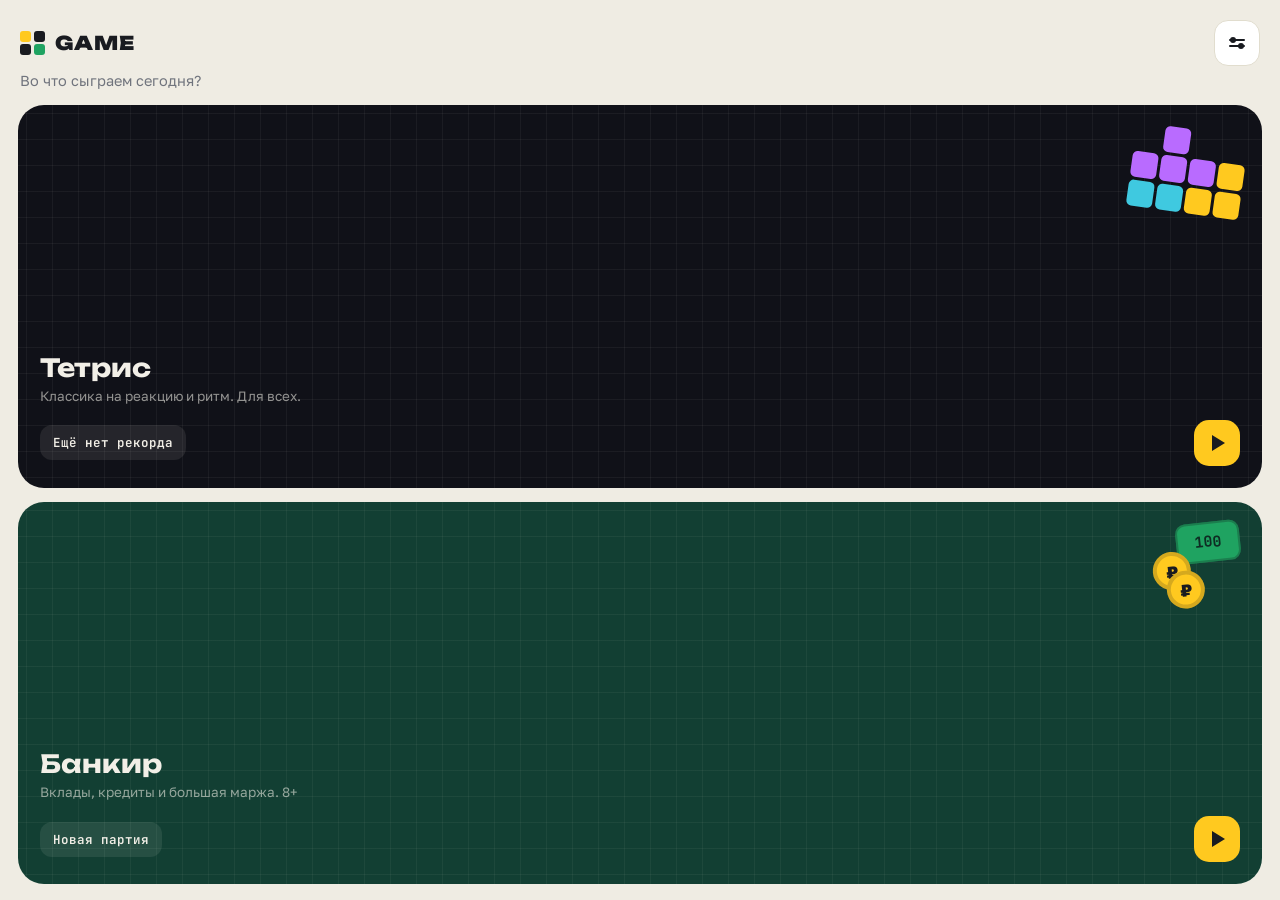
<file: index.html>
<!DOCTYPE html>
<html lang="ru">
<head>
<meta charset="utf-8">
<meta name="viewport" content="width=device-width,initial-scale=1,viewport-fit=cover,user-scalable=no">
<meta name="apple-mobile-web-app-capable" content="yes">
<meta name="apple-mobile-web-app-status-bar-style" content="black-translucent">
<meta name="theme-color" content="#EFECE3" media="(prefers-color-scheme: light)">
<meta name="theme-color" content="#0F1014" media="(prefers-color-scheme: dark)">
<title>Game — Тетрис + Банкир</title>
<link rel="preconnect" href="https://fonts.googleapis.com">
<link rel="preconnect" href="https://fonts.gstatic.com" crossorigin>
<link href="https://fonts.googleapis.com/css2?family=Unbounded:wght@500;700;900&family=Golos+Text:wght@400;500;600;700;800&family=JetBrains+Mono:wght@500;600;700;800&display=swap" rel="stylesheet">
<link rel="stylesheet" href="css/app.css?v=2">
<link rel="stylesheet" href="css/tetris.css?v=2">
<link rel="stylesheet" href="css/banker.css?v=2">
</head>
<body>
<div id="app"></div>
<div id="sheet-ovl" class="sheet-ovl"></div>
<script>
/* Старая версия game.eg.je была PWA — снимаем её service worker, чтобы не отдавал кэш. */
if ('serviceWorker' in navigator) navigator.serviceWorker.getRegistrations().then(function(rs){ rs.forEach(function(r){ r.unregister(); }); });
</script>
<script src="js/app.js?v=2"></script>
<script src="js/tetris.js?v=3"></script>
<script src="js/banker.js?v=3"></script>
<script>App.boot();</script>
</body>
</html>
</file>
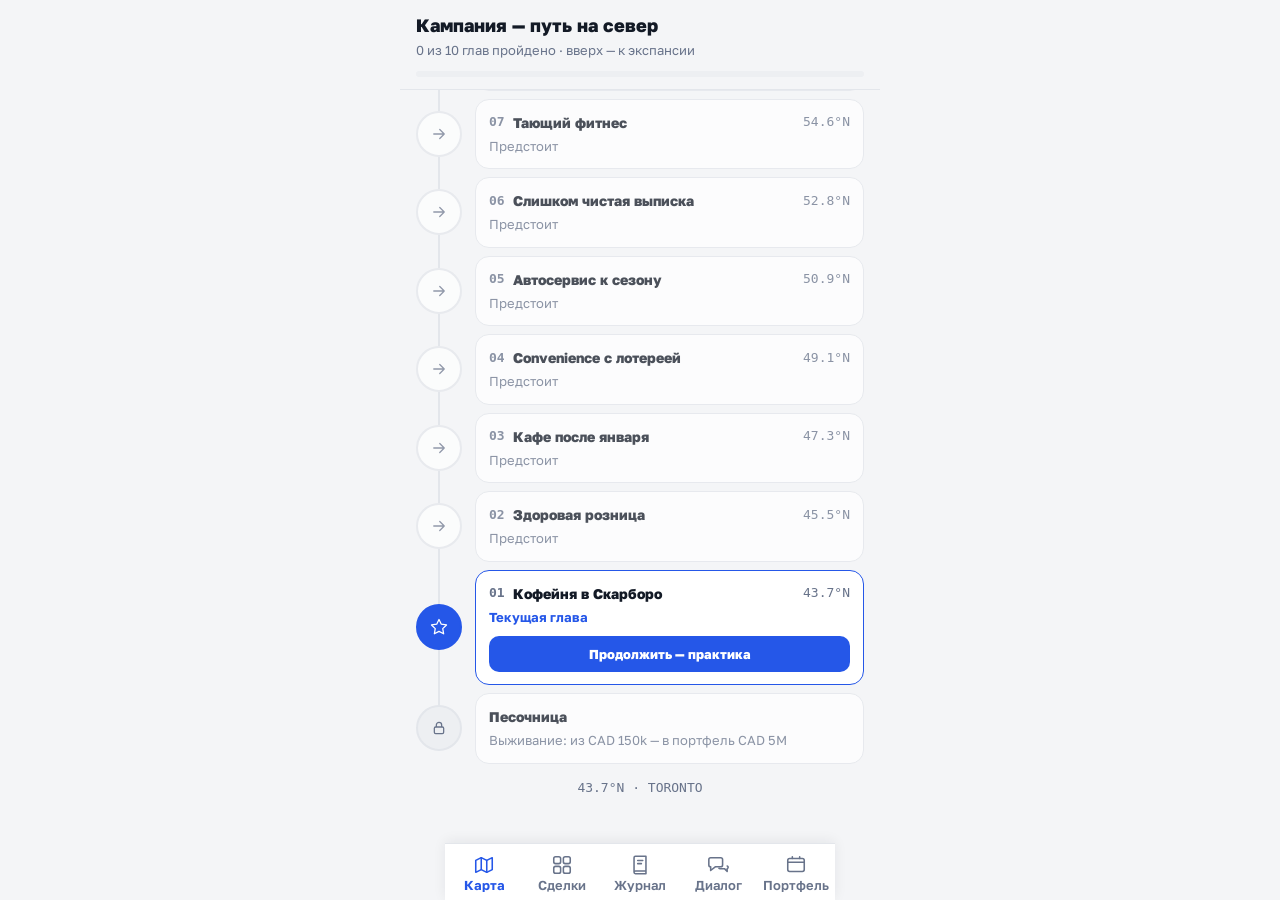
<file: funder/index.html>
<!DOCTYPE html>
<html lang="ru">
  <head>
    <meta charset="UTF-8" />
    <meta name="viewport" content="width=device-width, initial-scale=1, maximum-scale=1, user-scalable=no, viewport-fit=cover" />
    <meta name="theme-color" content="#0C1017" />
    <link rel="icon" type="image/svg+xml" href="/funder/icon.svg" />
    <link rel="manifest" href="/funder/manifest.webmanifest" />
    <title>FUNDER NORTH</title>
    <script type="module" crossorigin src="/funder/assets/index-zdiSLnTX.js"></script>
    <link rel="stylesheet" crossorigin href="/funder/assets/index-DMKxXK8j.css">
  </head>
  <body>
    <div id="app"></div>
  </body>
</html>
</file>
<file: css/app.css>
/* Game — дизайн-система «Плитка». Токены из мокапов Claude Design. */
:root{
  --bg:#EFECE3; --card:#FFFFFF; --card2:#F7F4EA; --bd:#E1DDCE; --bd2:#E7E3D6; --line:#F1EDE0;
  --ink:#191B20; --sec:#70747D; --faint:#9A9D93; --ghost:#B4B0A1;
  --seg:#E3DFD0; --segon:#FFFFFF; --chip:#F4F1E8; --btn2:#F1EEE4;
  --ac:#FFC91F; --acink:#8A6D00; --acbg:#FFF6D2;
  --ok:#1FA361; --oktx:#157A4B; --okbg:#DFF3E7;
  --er:#E5484D; --ertx:#C93A3F; --erbg:#FBEDEA; --erbd:#F2D2CD;
  --wa:#F08C00; --watx:#B05E1E;
  --track:#E9E5D8;
  --emerald:#123F33;
  --cartridge:#101118;
}
body.dark{
  --bg:#0F1014; --card:#17181D; --card2:#15161B; --bd:rgba(242,239,231,.08); --bd2:rgba(242,239,231,.07); --line:#22242B;
  --ink:#F2EFE7; --sec:#9CA0A9; --faint:#63666E; --ghost:#4A4D55;
  --seg:#1A1C22; --segon:#2A2D35; --chip:#1E2026; --btn2:#232630;
  --ac:#FFC91F; --acink:#FFC91F; --acbg:rgba(255,201,31,.14);
  --ok:#34C783; --oktx:#5BDCA0; --okbg:rgba(52,199,131,.14);
  --er:#E5484D; --ertx:#FF6369; --erbg:#2A1518; --erbd:rgba(255,99,105,.22);
  --wa:#FFA02E; --watx:#FFC98A;
  --track:#262932;
  --cartridge:#15161D;
}
*{-webkit-tap-highlight-color:transparent}
html{scrollbar-width:none}
::-webkit-scrollbar{width:0;height:0;display:none}
html,body{margin:0;padding:0;height:100%}
body{
  background:var(--bg); color:var(--ink);
  font-family:'Golos Text',system-ui,sans-serif;
  -webkit-font-smoothing:antialiased;
  overscroll-behavior:none;
  -webkit-user-select:none; user-select:none;
  touch-action:manipulation;
}
#app{min-height:100%;display:flex;flex-direction:column}
.scr{flex:1;display:flex;flex-direction:column;box-sizing:border-box;min-height:100vh;min-height:100dvh;
  padding:calc(env(safe-area-inset-top,0px) + 14px) 18px calc(env(safe-area-inset-bottom,0px) + 16px)}
.mono{font-family:'JetBrains Mono',monospace}
.unb{font-family:'Unbounded'}

/* --- иконка-кнопка 44px --- */
.ib{width:44px;height:44px;border-radius:14px;background:var(--card);border:1px solid var(--bd);
  display:flex;align-items:center;justify-content:center;flex:none;cursor:pointer}
.ib:active{transform:scale(.96)}
.back-ch{width:9px;height:9px;border-left:2.5px solid var(--ink);border-bottom:2.5px solid var(--ink);transform:rotate(45deg);margin-left:3px}

/* --- главный экран --- */
.home-top{display:flex;align-items:center;justify-content:space-between;padding:6px 2px 4px}
.logo{display:flex;align-items:center;gap:10px}
.logo-grid{display:grid;grid-template-columns:11px 11px;grid-template-rows:11px 11px;gap:2.5px}
.logo-grid i{border-radius:3px}
.logo-grid i:nth-child(1){background:var(--ac)}
.logo-grid i:nth-child(2),.logo-grid i:nth-child(3){background:var(--ink)}
.logo-grid i:nth-child(4){background:#1FA361}
.logo-name{font-family:'Unbounded';font-weight:900;font-size:19px;letter-spacing:.05em;color:var(--ink)}
.gear-l{width:16px;height:2px;background:var(--ink);border-radius:2px;position:relative}
.gear-l i{position:absolute;top:-2px;width:6px;height:6px;border-radius:50%;background:var(--ink)}
.home-sub{font-size:14.5px;color:var(--sec);padding:2px 2px 16px}
.carts{flex:1;display:flex;flex-direction:column;gap:14px}
.cart{flex:1;border-radius:26px;position:relative;overflow:hidden;padding:22px;display:flex;flex-direction:column;justify-content:flex-end;cursor:pointer;min-height:230px}
.cart:active{transform:scale(.985)}
.cart.tet{background:var(--cartridge)}
body.dark .cart.tet{border:1px solid rgba(242,239,231,.07)}
.cart.bank{background:var(--emerald)}
.cart .grid-bg{position:absolute;inset:0;
  background-image:linear-gradient(rgba(242,239,231,.05) 1px,transparent 1px),linear-gradient(90deg,rgba(242,239,231,.05) 1px,transparent 1px);
  background-size:26px 26px;background-position:8px 8px}
.cart .nm{position:relative;font-family:'Unbounded';font-weight:700;font-size:25px;color:#F2EFE7}
.cart .ds{position:relative;font-size:13.5px;color:rgba(242,239,231,.58);margin:5px 0 16px}
.cart .foot{position:relative;display:flex;align-items:center;justify-content:space-between;gap:10px}
.cart .prog{display:flex;align-items:center;gap:8px;padding:9px 13px;border-radius:12px;background:rgba(242,239,231,.09);
  font:600 12.5px 'JetBrains Mono',monospace;color:#F2EFE7}
.cart .play{width:46px;height:46px;border-radius:15px;background:#FFC91F;display:flex;align-items:center;justify-content:center;flex:none}
.tri-r{width:0;height:0;border-left:13px solid #191B20;border-top:8px solid transparent;border-bottom:8px solid transparent;margin-left:3px}
.star{width:14px;height:10px;clip-path:polygon(50% 0,63% 38%,100% 38%,70% 60%,82% 100%,50% 76%,18% 100%,30% 60%,0 38%,37% 38%);background:#FFC91F;flex:none}
/* декор картриджей */
.deco-tet{position:absolute;top:24px;right:18px;transform:rotate(8deg);display:grid;grid-template-columns:repeat(4,26px);grid-template-rows:repeat(3,26px);gap:3px}
.deco-tet i{border-radius:5px}
.deco-bank{position:absolute;top:20px;right:22px;transform:rotate(-6deg)}
.deco-bill{width:64px;height:40px;border-radius:10px;background:#1FA361;box-shadow:inset 0 0 0 2px rgba(16,17,20,.25);display:flex;align-items:center;justify-content:center;font:700 15px 'JetBrains Mono',monospace;color:#0E2C23}
.deco-coin{position:absolute;width:38px;height:38px;border-radius:50%;background:#FFC91F;box-shadow:inset 0 0 0 4px rgba(25,27,32,.18);display:flex;align-items:center;justify-content:center;font:800 17px 'Golos Text';color:#191B20}

/* --- заголовок внутренних экранов --- */
.dethead{display:flex;align-items:center;gap:12px;padding-top:6px;margin-bottom:20px}
.dethead .ttl{font:800 21px 'Golos Text';color:var(--ink);flex:1}

/* --- настройки --- */
.seclab{font:600 10.5px 'JetBrains Mono',monospace;letter-spacing:.14em;color:var(--faint);padding:0 4px;margin-bottom:10px}
.set-block{margin-bottom:20px}
.seg3{display:flex;background:var(--seg);border-radius:16px;padding:4px;gap:4px}
.seg3>div{flex:1;height:44px;border-radius:12px;display:flex;align-items:center;justify-content:center;font:500 13.5px 'Golos Text';color:var(--sec);cursor:pointer}
.seg3>div.on{background:var(--segon);font-weight:700;color:var(--ink);box-shadow:0 1px 3px rgba(25,27,32,.1)}
body.dark .seg3>div.on{box-shadow:none}
.set-note{font:400 11.5px 'Golos Text';color:var(--faint);padding:4px 4px 0}
.set-card{background:var(--card);border:1px solid var(--bd2);border-radius:18px;padding:16px;display:flex;align-items:center;gap:12px;cursor:pointer}
.set-card .t{font:600 15px 'Golos Text';color:var(--ink)}
.set-card .t.danger{color:var(--ertx)}
.set-card .s{font:400 12.5px 'Golos Text';color:var(--faint);margin-top:2px}
.toggle{width:52px;height:32px;border-radius:99px;background:var(--track);position:relative;flex:none;transition:background .15s}
.toggle.on{background:var(--ac)}
.toggle i{position:absolute;top:3px;left:3px;width:26px;height:26px;border-radius:50%;background:var(--card);transition:left .15s}
.toggle.on i{left:23px;background:#191B20}
.chev-r{width:8px;height:8px;border-top:2.5px solid var(--ghost);border-right:2.5px solid var(--ghost);transform:rotate(45deg);flex:none}
.ver{margin-top:auto;text-align:center;font:500 11px 'JetBrains Mono',monospace;color:var(--ghost);padding-top:20px}

/* --- шторка (bottom sheet) --- */
.sheet-ovl{position:fixed;inset:0;background:rgba(5,6,8,.55);z-index:50;display:none;align-items:flex-end}
.sheet-ovl.on{display:flex}
.sheet{width:100%;box-sizing:border-box;background:var(--bg);border-radius:28px 28px 0 0;
  padding:14px 20px calc(env(safe-area-inset-bottom,0px) + 24px);display:flex;flex-direction:column;gap:14px;
  max-height:86vh;overflow-y:auto;-webkit-overflow-scrolling:touch}
body.dark .sheet{background:#1B1D24}
.sheet .handle{width:40px;height:4px;border-radius:99px;background:var(--track);margin:0 auto 4px;flex:none}
.sheet .icn{width:52px;height:52px;border-radius:16px;display:flex;align-items:center;justify-content:center;font:800 22px 'Golos Text'}
.sheet .h{font:800 19px 'Golos Text';color:var(--ink)}
.sheet .p{font:400 13.5px/1.55 'Golos Text';color:var(--sec);margin-top:-6px}
.btn{height:54px;border-radius:16px;display:flex;align-items:center;justify-content:center;font:700 15px 'Golos Text';cursor:pointer;flex:none}
.btn:active{transform:scale(.98)}
.btn.ac{background:var(--ac);color:#191B20}
.btn.dim{background:var(--btn2);color:var(--ink);font-weight:600}
.btn.danger{background:var(--er);color:#FFF4F0}
.btn.ghost{background:none;color:var(--ertx);height:44px;font:600 14px 'Golos Text'}
.btn.disabled{opacity:.5;pointer-events:none}

/* модалка по центру (пауза и т.п.) */
.cmod-ovl{position:fixed;inset:0;background:rgba(25,27,32,.35);z-index:60;display:flex;align-items:center;justify-content:center;padding:24px}
body.dark .cmod-ovl{background:rgba(5,6,8,.6)}
.cmod{width:306px;background:var(--card);border-radius:26px;padding:24px 22px 22px;box-shadow:0 30px 60px rgba(25,27,32,.3);display:flex;flex-direction:column;gap:14px}
body.dark .cmod{background:#1B1D24}
</file>
<file: css/tetris.css>
/* Тетрис */
.t-scr{padding-bottom:calc(env(safe-area-inset-bottom,0px) + 10px)}
.t-head{display:flex;align-items:center;gap:12px;padding:4px 0 6px}
.t-score-wrap{flex:1;display:flex;flex-direction:column;align-items:center}
.t-score-cap{font:600 9.5px 'JetBrains Mono',monospace;letter-spacing:.2em;color:var(--faint)}
.t-score{font:800 27px 'JetBrains Mono',monospace;color:var(--ink);line-height:1.1}
.t-side{display:flex;flex-direction:column;align-items:flex-end;gap:3px;width:44px}
.t-side div{font:600 11px 'JetBrains Mono',monospace;color:var(--sec)}
.t-side b{color:var(--ink);font-weight:800}
.t-side b.lv{color:var(--acink)}
body.dark .t-side b.lv{color:#FFC91F}
.pause-bars{display:flex;gap:3.5px}
.pause-bars i{width:4px;height:14px;border-radius:2px;background:var(--ink)}

.t-mini-row{display:flex;align-items:flex-end;justify-content:space-between;padding:2px 2px 8px}
.t-mini-col{display:flex;flex-direction:column;gap:5px}
.t-mini-col.r{align-items:flex-end}
.t-mini-cap{font:600 9.5px 'JetBrains Mono',monospace;letter-spacing:.18em;color:var(--faint)}
.t-mini{width:48px;height:48px;border-radius:13px;background:var(--card);border:1px solid var(--bd);display:flex;align-items:center;justify-content:center}
.t-mini.sm{width:40px;height:40px;border-radius:11px;background:var(--card2);border:1px solid var(--bd2)}
.t-next-row{display:flex;gap:6px;align-items:flex-end}

.t-field-wrap{flex:1;display:flex;align-items:center;justify-content:center;min-height:0}
.t-field{position:relative;border-radius:16px;background:#0A0B0F;border:1px solid rgba(242,239,231,.09);overflow:hidden;touch-action:none}
body:not(.dark) .t-field{background:#101116;border:none;box-shadow:0 10px 26px rgba(25,27,32,.16)}
.t-field canvas{display:block}

.t-caption{text-align:center;font:500 11px 'Golos Text';color:var(--faint);padding:10px 0 2px}

.t-btns{display:flex;gap:10px;padding:12px 2px 2px}
.t-btn{flex:1;height:64px;border-radius:18px;background:var(--card);border:1px solid var(--bd);display:flex;align-items:center;justify-content:center;cursor:pointer}
body.dark .t-btn{background:#17181D;border:1px solid rgba(242,239,231,.09)}
.t-btn:active{transform:scale(.95)}
.t-btn.ac{background:var(--ac);border:none}
.t-tri-l{width:0;height:0;border-right:14px solid var(--ink);border-top:9px solid transparent;border-bottom:9px solid transparent}
.t-tri-r{width:0;height:0;border-left:14px solid var(--ink);border-top:9px solid transparent;border-bottom:9px solid transparent}
.t-tri-d{width:0;height:0;border-top:14px solid #191B20;border-left:9px solid transparent;border-right:9px solid transparent}
.t-rot{width:20px;height:20px;border:3.5px solid var(--ink);border-top-color:transparent;border-radius:50%;position:relative}
.t-rot i{position:absolute;top:-8px;right:-3px;width:0;height:0;border-left:6px solid transparent;border-right:6px solid transparent;border-bottom:9px solid var(--ink);transform:rotate(40deg)}

/* пауза: строка статов */
.t-stats{display:flex;gap:14px;font:600 12.5px 'JetBrains Mono',monospace;color:var(--sec);margin-top:-6px;flex-wrap:wrap}
.t-stats b{color:var(--ink);font-weight:700}
.t-ctl-seg{display:flex;background:var(--seg);border-radius:13px;padding:3px;gap:3px;margin-top:2px}
.t-ctl-seg div{flex:1;height:38px;border-radius:10px;display:flex;align-items:center;justify-content:center;font:500 13px 'Golos Text';color:var(--sec);cursor:pointer}
.t-ctl-seg div.on{background:var(--segon);font-weight:700;color:var(--ink)}

/* конец игры */
.t-over{flex:1;display:flex;flex-direction:column;align-items:center;justify-content:center;position:relative;overflow:hidden;padding:0 8px}
.t-conf{position:absolute;border-radius:4px}
.t-cup{width:88px;height:88px;border-radius:26px;background:var(--ac);display:flex;align-items:center;justify-content:center}
.t-cup.glow{box-shadow:0 0 0 10px rgba(255,201,31,.14),0 0 0 22px rgba(255,201,31,.05)}
.t-cup i{width:44px;height:32px;clip-path:polygon(0 0,22% 42%,50% 0,78% 42%,100% 0,88% 78%,12% 78%,0 0);background:#191B20;margin-top:-4px}
.t-over-cap{font:900 23px 'Unbounded';letter-spacing:.06em;margin-top:30px;text-align:center}
.t-over-cap.rec{color:#FFC91F}
.t-over-cap.plain{color:var(--ink)}
.t-over-score{font:800 56px 'JetBrains Mono',monospace;color:var(--ink);line-height:1.15;margin-top:10px}
.t-over-sub{font:600 13px 'JetBrains Mono',monospace;color:var(--sec);margin-top:8px}
.t-over-sub b{color:var(--ok);font-weight:600}
.t-chips{display:flex;gap:8px;margin-top:18px}
.t-chip{padding:8px 14px;border-radius:11px;background:var(--card);border:1px solid var(--bd);font:600 12px 'JetBrains Mono',monospace;color:var(--sec)}
body.dark .t-chip{background:#17181D}
.t-over-btns{display:flex;flex-direction:column;gap:12px;width:100%;margin-top:40px}
.t-over-btns .btn{height:58px;border-radius:18px}
.t-over-btns .btn.card{background:var(--card);border:1px solid var(--bd);color:var(--ink);font-weight:600}
body.dark .t-over-btns .btn.card{background:#1B1D24}

/* рекорды */
.rec-badge{padding:8px 13px;border-radius:11px;background:#101118;font:700 12px 'Unbounded';color:#F2EFE7}
.rec-card{background:var(--card);border:1px solid var(--bd2);border-radius:22px;overflow:hidden}
.rec-row{display:flex;align-items:center;gap:12px;padding:12px 16px;border-top:1px solid var(--line)}
.rec-row:first-child{border-top:none}
.rec-row.top{padding:13px 16px}
.rec-row.gold{background:var(--acbg)}
.rec-pos{width:36px;height:36px;border-radius:11px;display:flex;align-items:center;justify-content:center;font:700 14px 'JetBrains Mono',monospace;color:var(--faint);flex:none}
.rec-pos.p1{background:var(--ac);color:#191B20;font-weight:800}
.rec-pos.p23{background:var(--track);color:var(--ink);font-weight:800}
.rec-score{flex:1;font:600 15px 'JetBrains Mono',monospace;color:var(--sec);display:flex;align-items:baseline;gap:8px}
.rec-score.top3{font-weight:700;font-size:16px;color:var(--ink)}
.rec-new{padding:2.5px 7px;border-radius:6px;background:#191B20;font:700 9.5px 'Golos Text';color:#FFC91F}
.rec-date{font:500 12px 'JetBrains Mono',monospace;color:var(--faint)}
.rec-empty{padding:30px 16px;text-align:center;font:400 13px 'Golos Text';color:var(--faint)}
</file>
<file: css/banker.css>
/* Банкир */
.b-scr{padding:0 !important;display:block}
.b-inner{padding:14px 16px calc(env(safe-area-inset-bottom,0px) + 18px);display:flex;flex-direction:column;gap:12px}

/* старт */
.bs-scr{display:flex;flex-direction:column}
.bs-top{display:flex;align-items:center;justify-content:space-between;padding-top:4px}
.bs-how{padding:10px 14px;border-radius:12px;background:var(--card);border:1px solid var(--bd);font:600 12.5px 'Golos Text';color:var(--ink);cursor:pointer}
.bs-logo{width:64px;height:64px;border-radius:19px;background:var(--emerald);display:flex;align-items:center;justify-content:center;font:900 30px 'Golos Text';color:#FFC91F}
.bs-name{font:900 36px 'Unbounded';color:var(--ink);margin-top:16px}
.bs-slogan{font:400 14.5px/1.5 'Golos Text';color:var(--sec);margin-top:8px;max-width:300px}
.bs-cont{margin-top:24px;border-radius:22px;background:var(--emerald);padding:18px;display:flex;align-items:center;gap:12px;cursor:pointer}
.bs-cont:active{transform:scale(.985)}
.bs-cont .t{font:800 17px 'Golos Text';color:#F2EFE7}
.bs-cont .s{font:600 12.5px 'JetBrains Mono',monospace;color:rgba(242,239,231,.65);margin-top:5px}
.bs-cont .s b{color:#5BDCA0;font-weight:600}
.bs-div{display:flex;align-items:center;gap:12px;margin:20px 0 12px}
.bs-div i{flex:1;height:1px;background:var(--bd)}
.bs-div span{font:600 11.5px 'Golos Text';color:var(--faint)}
.bs-strat{background:var(--card);border:1px solid var(--bd2);border-radius:20px;padding:15px 16px;display:flex;align-items:center;gap:12px;cursor:pointer;margin-bottom:10px}
.bs-strat:active{transform:scale(.985)}
.bs-strat .nm{font:700 15.5px 'Golos Text';color:var(--ink)}
.bs-strat .ds{font:400 12px 'Golos Text';color:var(--faint);margin-top:3px}
.bs-strat .cap{font:700 14.5px 'JetBrains Mono',monospace;color:var(--ink)}
.bs-strat .rk{font:500 10.5px 'Golos Text';margin-top:2px}
.risk-dots{display:inline-flex;gap:3px;margin-left:8px;vertical-align:1px}
.risk-dots i{width:8px;height:8px;border-radius:2.5px;background:var(--track)}
.bs-foot{margin-top:auto;text-align:center;font:400 11.5px 'Golos Text';color:var(--faint);padding-top:14px}

/* шапка главного экрана */
.bh{position:sticky;top:0;z-index:20;background:var(--bg);border-bottom:1px solid var(--bd);
  padding:calc(env(safe-area-inset-top,0px) + 10px) 16px 6px}
.bh-row{display:flex;align-items:center;gap:10px}
.bh .ib{width:38px;height:38px;border-radius:12px}
.bh-m{flex:1}
.bh-m .t{font:800 15px 'Golos Text';color:var(--ink)}
.bh-m .s{font:500 11px 'Golos Text';color:var(--faint)}
.bh-rate{display:flex;align-items:center;gap:6px;padding:8px 11px;border-radius:11px;background:var(--acbg);cursor:pointer}
.bh-rate .star{width:12px;height:11px;background:var(--acink)}
body.dark .bh-rate .star{background:#FFC91F}
.bh-rate b{font:800 13px 'JetBrains Mono',monospace;color:var(--acink)}
.bh-cash-row{display:flex;align-items:flex-end;justify-content:space-between;margin-top:12px}
.bh-cash-cap{font:600 9.5px 'JetBrains Mono',monospace;letter-spacing:.16em;color:var(--faint)}
.bh-cash{font:800 24px 'JetBrains Mono',monospace;color:var(--ink);line-height:1.2}
.bh-prof{padding:7px 11px;border-radius:10px;font:700 12.5px 'JetBrains Mono',monospace}
.bh-prof.pos{background:var(--okbg);color:var(--oktx)}
.bh-prof.neg{background:var(--erbg);color:var(--ertx)}
.bh-more{text-align:center;padding:8px 0 2px;font:600 11px 'Golos Text';color:var(--faint);cursor:pointer}
.bh-stats{display:grid;grid-template-columns:1fr 1fr;gap:8px;margin-top:12px}
.bh-stat{background:var(--card);border:1px solid var(--bd2);border-radius:14px;padding:10px 12px}
.bh-stat .c{font:600 9px 'JetBrains Mono',monospace;letter-spacing:.12em;color:var(--faint)}
.bh-stat .v{font:700 13.5px 'JetBrains Mono',monospace;color:var(--ink);margin-top:4px}
.bh-stat .v.ok{color:var(--oktx)}
.bh-stat .v.ac{color:var(--acink)}
body.dark .bh-stat .v.ac{color:#FFC91F}
.bh-stat .v.er{color:var(--ertx)}

/* карточка ставок */
.b-card{background:var(--card);border:1px solid var(--bd2);border-radius:22px;padding:16px;display:flex;flex-direction:column;gap:12px}
.b-rate-head{display:flex;align-items:center;gap:8px}
.b-rate-head .nm{font:700 14px 'Golos Text';color:var(--ink)}
.b-tag{padding:3px 7px;border-radius:6px;font:600 10px 'Golos Text'}
.b-tag.exp{background:var(--erbg);color:var(--ertx)}
body.dark .b-tag.exp{background:rgba(229,72,77,.16);color:#FF8A8E}
.b-tag.inc{background:var(--okbg);color:var(--oktx)}
.b-rate-head .val{margin-left:auto;font:800 18px 'JetBrains Mono',monospace;color:var(--ink)}
.b-slider{position:relative;height:28px;display:flex;align-items:center;touch-action:none;cursor:pointer}
.b-slider .tr{width:100%;height:12px;border-radius:99px;background:var(--track);overflow:hidden}
.b-slider .fill{height:100%;border-radius:99px;background:var(--ink)}
.b-slider .knob{position:absolute;top:50%;transform:translate(-50%,-50%);width:26px;height:26px;border-radius:50%;
  background:var(--card);border:3px solid var(--ink);box-sizing:border-box;box-shadow:0 2px 6px rgba(25,27,32,.2);pointer-events:none}
body.dark .b-slider .knob{background:#F2EFE7;border-color:#0F1014}
.b-margin{display:flex;align-items:center;justify-content:center;gap:8px;padding:8px;border-radius:12px;background:var(--chip)}
.b-margin span{font:600 11px 'JetBrains Mono',monospace;color:var(--faint)}
.b-margin b{font:800 16px 'JetBrains Mono',monospace;color:var(--oktx)}
.b-margin b.neg{color:var(--ertx)}

/* следующий месяц */
.b-next-row{display:flex;gap:10px}
.b-next{flex:1;height:58px;border-radius:18px;background:var(--ac);display:flex;align-items:center;justify-content:center;gap:10px;
  box-shadow:0 6px 16px rgba(255,201,31,.35);cursor:pointer;font:800 16px 'Golos Text';color:#191B20}
.b-next:active{transform:scale(.98)}
.b-next i{width:0;height:0;border-left:10px solid #191B20;border-top:7px solid transparent;border-bottom:7px solid transparent}
.b-balance{width:104px;height:58px;border-radius:18px;background:var(--card);border:1px solid var(--bd);
  display:flex;align-items:center;justify-content:center;font:700 14px 'Golos Text';color:var(--ink);cursor:pointer}

/* инструменты */
.b-tools{display:grid;grid-template-columns:repeat(3,1fr);gap:8px}
.b-tool{background:var(--card);border:1px solid var(--bd2);border-radius:16px;padding:12px 8px 10px;
  display:flex;flex-direction:column;align-items:center;gap:7px;cursor:pointer}
.b-tool:active{transform:scale(.95)}
.b-tool span{font:600 11.5px 'Golos Text';color:var(--ink)}
.b-tool .ic{font:800 16px 'Golos Text';color:var(--ink);height:18px;display:flex;align-items:center}
.b-tool .dot{position:absolute}
.b-tool{position:relative}
.b-tool .badge{position:absolute;top:6px;right:8px;min-width:16px;height:16px;border-radius:8px;background:var(--ok);
  font:700 10px 'JetBrains Mono',monospace;color:#fff;display:flex;align-items:center;justify-content:center;padding:0 4px}

/* секции */
.b-sec{display:flex;align-items:baseline;gap:8px;padding:6px 2px 0}
.b-sec .h{font:800 16px 'Golos Text';color:var(--ink)}
.b-sec .r{margin-left:auto;font:600 11.5px 'JetBrains Mono',monospace;color:var(--faint)}
.b-lab{font:600 10px 'JetBrains Mono',monospace;letter-spacing:.14em;color:var(--faint);padding:0 2px}
.b-lab.er{color:var(--ertx)}

/* заявки-карточки */
.b-app{background:var(--card);border:1px solid var(--bd2);border-radius:20px;padding:14px;display:flex;flex-direction:column;gap:11px}
.b-prow{display:flex;align-items:center;gap:11px}
.b-ava{width:44px;height:44px;border-radius:14px;display:flex;align-items:center;justify-content:center;font:800 14px 'Golos Text';flex:none}
.b-ava.sm{width:40px;height:40px;border-radius:13px;font-size:13px}
.b-ava.xs{width:34px;height:34px;border-radius:11px;font-size:11.5px}
.b-pname{display:flex;align-items:center;gap:7px;flex-wrap:wrap}
.b-pname .nm{font:700 15px 'Golos Text';color:var(--ink)}
.b-pname .nm.sm{font-size:13.5px}
.b-badge{padding:2.5px 7px;border-radius:6px;font:700 9.5px 'Golos Text'}
.b-badge.vip{background:var(--acbg);color:var(--acink)}
body.dark .b-badge.vip{color:#FFC91F}
.b-badge.rep{background:#E8F0FE;color:#3D5DA8}
body.dark .b-badge.rep{background:#223354;color:#9FC0FF}
.b-badge.prod{background:#EEF0FF;color:#4A5BC4}
body.dark .b-badge.prod{background:#26304F;color:#9FB2FF}
.b-risk{font:600 10.5px 'Golos Text'}
.b-risk.lo{color:var(--oktx)}
.b-risk.mid{color:var(--watx)}
body.dark .b-risk.mid{color:#FFA02E}
.b-risk.hi{color:var(--ertx)}
.b-cond{font:600 12.5px 'JetBrains Mono',monospace;color:var(--sec);margin-top:3px}
.b-stepper{display:flex;align-items:center;gap:10px;padding:9px 12px;border-radius:14px;background:var(--chip)}
.b-stepper .lb{font:600 12px 'Golos Text';color:var(--sec)}
.b-stepper .v{margin-left:auto;display:flex;align-items:center;gap:10px}
.b-step{width:34px;height:34px;border-radius:11px;background:var(--card);border:1px solid var(--bd);
  display:flex;align-items:center;justify-content:center;font:700 16px 'Golos Text';color:var(--ink);cursor:pointer;flex:none}
body.dark .b-step{background:#26282F;border:none}
.b-step:active{transform:scale(.9)}
.b-rateval{font:800 16px 'JetBrains Mono',monospace;color:var(--ink);width:44px;text-align:center}
.b-quiz{display:flex;align-items:center;gap:9px;padding:10px 12px;border-radius:14px;border:1.5px dashed #E3C25A;background:#FFFBEC;cursor:pointer}
body.dark .b-quiz{border-color:rgba(255,201,31,.45);background:rgba(255,201,31,.06)}
.b-quiz .q{width:22px;height:22px;border-radius:7px;background:var(--ac);display:flex;align-items:center;justify-content:center;font:800 13px 'Golos Text';color:#191B20;flex:none}
.b-quiz .t{flex:1;font:600 11.5px/1.35 'Golos Text';color:var(--ink)}
.b-quiz.done{opacity:.6;pointer-events:none}
.b-acts{display:flex;gap:9px}
.b-accept{flex:1;height:46px;border-radius:14px;background:#1FA361;display:flex;align-items:center;justify-content:center;
  font:700 13.5px 'Golos Text';color:#fff;cursor:pointer}
.b-accept:active{transform:scale(.98)}
.b-decline{width:110px;height:46px;border-radius:14px;background:var(--btn2);display:flex;align-items:center;justify-content:center;
  font:600 13px 'Golos Text';color:var(--sec);cursor:pointer}
.b-scoring{display:flex;align-items:center;gap:8px;padding:0 2px}
.b-scoring .lb{font:600 11.5px 'Golos Text';color:var(--sec)}
.b-scoring .bars{flex:1;display:flex;gap:4px}
.b-scoring .bars i{flex:1;height:7px;border-radius:4px;background:var(--track)}
.b-scoring .bars i.on{background:var(--ok)}
.b-scoring .n{font:700 12px 'JetBrains Mono',monospace;color:var(--oktx)}
.b-mini-acts{display:flex;gap:8px}
.b-mini-act{flex:1;height:38px;border-radius:12px;border:1px solid var(--bd);display:flex;align-items:center;justify-content:center;
  font:600 12px 'Golos Text';color:var(--ink);cursor:pointer}
.b-mini-act.used{opacity:.5;pointer-events:none}

/* компактная заявка */
.b-capp{background:var(--card);border:1px solid var(--bd2);border-radius:20px;padding:12px 14px;display:flex;align-items:center;gap:11px}
.b-capp .mid{flex:1;min-width:0;cursor:pointer}
.b-qbtn{width:40px;height:40px;border-radius:13px;display:flex;align-items:center;justify-content:center;cursor:pointer;flex:none}
.b-qbtn.ok{background:var(--okbg)}
.b-qbtn.ok i{width:11px;height:6px;border-left:2.5px solid var(--oktx);border-bottom:2.5px solid var(--oktx);transform:rotate(-45deg);margin-top:-3px}
.b-qbtn.no{background:var(--erbg);font:700 15px 'Golos Text';color:var(--ertx)}

/* списки */
.b-list{background:var(--card);border:1px solid var(--bd2);border-radius:20px;overflow:hidden}
.b-lrow{display:flex;align-items:center;gap:10px;padding:12px 14px;border-top:1px solid var(--line)}
.b-lrow:first-child{border-top:none}
.b-lrow .mid{flex:1;min-width:0}
.b-lrow .nm{font:700 13px 'Golos Text';color:var(--ink)}
.b-lrow .sub{font:500 11px 'Golos Text';color:var(--faint);margin-top:1px}
.b-lrow .amt{font:700 13px 'JetBrains Mono',monospace;color:var(--ink);text-align:right}
.b-lrow .pay{font:600 11px 'JetBrains Mono',monospace;margin-top:1px;text-align:right}
.b-lrow .pay.exp{color:var(--ertx)}
.b-more{text-align:center;padding:10px;border-top:1px solid var(--line);font:600 11.5px 'Golos Text';color:var(--faint);cursor:pointer}
.b-loanrow{padding:12px 14px;border-top:1px solid var(--line);display:flex;flex-direction:column;gap:8px}
.b-loanrow:first-child{border-top:none}
.b-loanrow .top{display:flex;align-items:center;gap:8px}
.b-loanrow .nm{font:700 13px 'Golos Text';color:var(--ink)}
.b-loanrow .tp{font:500 10.5px 'Golos Text';color:var(--faint)}
.b-loanrow .amt{margin-left:auto;font:700 12px 'JetBrains Mono',monospace;color:var(--ink)}
.b-loanrow .bar-row{display:flex;align-items:center;gap:8px}
.b-loanrow .bar{flex:1;height:6px;border-radius:4px;background:var(--track)}
.b-loanrow .bar i{display:block;height:100%;border-radius:4px;background:var(--ok)}
.b-loanrow .left{font:600 10.5px 'JetBrains Mono',monospace;color:var(--faint)}

/* дефолт */
.b-def{background:var(--erbg);border:1px solid var(--erbd);border-radius:20px;padding:14px;display:flex;flex-direction:column;gap:11px}
.b-def .lost{font:700 13px 'JetBrains Mono',monospace;color:var(--ertx);margin-top:3px}
.b-def .prodtag{padding:4px 9px;border-radius:8px;background:var(--er);font:700 10px 'Golos Text';color:#FFF4F0;margin-left:auto;flex:none}
.b-def-acts{display:flex;flex-wrap:wrap;gap:7px}
.b-def-act{padding:9px 12px;border-radius:11px;background:var(--card);border:1px solid #E9D3CE;font:600 11.5px 'Golos Text';color:var(--ink);cursor:pointer}
body.dark .b-def-act{background:#17181D;border-color:#3A2A2C}
.b-def-act.dim{color:var(--sec)}
.b-def-act:active{transform:scale(.95)}
.b-def-act.na{opacity:.4;pointer-events:none}

/* график */
.b-chart-card{background:var(--card);border:1px solid var(--bd2);border-radius:20px;padding:14px 14px 12px;display:flex;flex-direction:column;gap:10px}
.b-chart-head{display:flex;align-items:baseline;gap:8px}
.b-chart-head .h{font:800 14.5px 'Golos Text';color:var(--ink)}
.b-chart-head .r{margin-left:auto;font:600 11px 'JetBrains Mono',monospace;color:var(--faint)}
.b-chart{position:relative;padding-top:24px}
.b-tip{position:absolute;top:0;right:0;padding:4px 8px;border-radius:8px;background:var(--ink);font:700 10.5px 'JetBrains Mono',monospace;color:var(--ac)}
body.dark .b-tip{background:#F2EFE7;color:#191B20}
.b-bars-pos{display:flex;gap:5px;align-items:flex-end;height:84px}
.b-bars-pos>div{flex:1;border-radius:3px 3px 0 0;background:var(--ok);opacity:.8;cursor:pointer}
.b-bars-pos>div.sel{opacity:1;background:var(--oktx);outline:2px solid var(--ink);outline-offset:-2px}
body.dark .b-bars-pos>div.sel{outline-color:#F2EFE7}
.b-bars-pos>div.empty{background:none;outline:none;cursor:default}
.b-axis{height:1px;background:var(--bd)}
.b-bars-neg{display:flex;gap:5px;align-items:flex-start;height:20px}
.b-bars-neg>div{flex:1;border-radius:0 0 3px 3px;background:var(--er);opacity:.85;cursor:pointer}
.b-bars-neg>div.empty{background:none;cursor:default}
.b-xlab{display:flex;gap:5px;margin-top:2px}
.b-xlab div{flex:1;text-align:center;font:500 8.5px 'JetBrains Mono',monospace;color:var(--ghost)}
.b-xlab div.sel{font-weight:700;color:var(--ink)}
.b-chart-note{font:400 10.5px 'Golos Text';color:var(--faint)}

/* баннер просрочки */
.b-overdue{position:sticky;bottom:calc(env(safe-area-inset-bottom,0px) + 12px);z-index:15;background:#C93A3F;border-radius:18px;
  padding:13px 14px;display:flex;align-items:center;gap:11px;box-shadow:0 12px 30px rgba(201,58,63,.4);cursor:pointer}
.b-overdue .ic{width:38px;height:38px;border-radius:12px;background:rgba(255,255,255,.16);display:flex;align-items:center;justify-content:center;font:800 18px 'Golos Text';color:#FFF4F0;flex:none}
.b-overdue .t{font:800 13px 'Golos Text';color:#FFF4F0}
.b-overdue .s{font:600 11.5px 'JetBrains Mono',monospace;color:rgba(255,244,240,.85);margin-top:2px}
.b-overdue .act{height:40px;padding:0 14px;border-radius:12px;background:#FFF4F0;display:flex;align-items:center;font:700 12.5px 'Golos Text';color:#C93A3F;flex:none;margin-left:auto}

/* модалки-шторки банкира */
.bm-head{display:flex;align-items:center;gap:10px}
.bm-head .h{font:800 20px 'Golos Text';color:var(--ink)}
.bm-head .s{font:400 12.5px 'Golos Text';color:var(--faint);margin-top:2px}
.bm-x{width:38px;height:38px;border-radius:12px;background:var(--card);border:1px solid var(--bd);display:flex;align-items:center;justify-content:center;font:600 14px 'Golos Text';color:var(--sec);cursor:pointer;margin-left:auto;flex:none}
body.dark .bm-x{background:#26282F;border:none}
.bm-row{background:var(--card);border:1px solid var(--bd2);border-radius:18px;padding:14px;display:flex;align-items:center;gap:12px}
.bm-row .ic{width:42px;height:42px;border-radius:13px;display:flex;align-items:center;justify-content:center;flex:none;font:800 16px 'Golos Text'}
.bm-row .t{font:700 14px 'Golos Text';color:var(--ink);display:flex;align-items:center;gap:7px;flex-wrap:wrap}
.bm-row .s{font:400 11.5px 'Golos Text';color:var(--faint);margin-top:2px}
.bm-row .price{font:700 13px 'JetBrains Mono',monospace;color:var(--ink);text-align:right}
.bm-go{height:34px;padding:0 14px;border-radius:11px;background:var(--ac);display:flex;align-items:center;font:700 12px 'Golos Text';color:#191B20;cursor:pointer}
.bm-go.off{opacity:.45;pointer-events:none}
.bm-note{font:400 11px 'Golos Text';color:var(--faint);text-align:center}
.bm-grid2{display:grid;grid-template-columns:1fr 1fr;gap:8px}
.bm-cell{background:var(--chip);border-radius:14px;padding:11px 12px}
body.dark .bm-cell{background:#22242C}
.bm-cell .c{font:600 9px 'JetBrains Mono',monospace;letter-spacing:.12em;color:var(--faint)}
.bm-cell .v{font:700 14px 'JetBrains Mono',monospace;color:var(--ink);margin-top:4px}
.bm-amts{display:flex;gap:8px}
.bm-amt{flex:1;height:42px;border-radius:13px;background:var(--chip);display:flex;align-items:center;justify-content:center;
  font:700 12.5px 'JetBrains Mono',monospace;color:var(--sec);cursor:pointer}
body.dark .bm-amt{background:#22242C}
.bm-amt.on{background:var(--ac);color:#191B20;font-weight:800}
.bm-big{text-align:center;font:800 30px 'JetBrains Mono',monospace;color:var(--ink);padding:6px 0 2px}
.bm-sub{text-align:center;font:600 12px 'JetBrains Mono',monospace;color:var(--sec);margin-top:-4px}
.bm-warn{display:flex;align-items:center;gap:9px;padding:10px 12px;border-radius:13px;background:rgba(240,140,0,.1);border:1px solid rgba(240,140,0,.3)}
.bm-warn .i{width:20px;height:20px;border-radius:7px;background:var(--wa);display:flex;align-items:center;justify-content:center;font:800 12px 'Golos Text';color:#191B20;flex:none}
.bm-warn .t{font:600 11.5px/1.35 'Golos Text';color:var(--watx)}
.bm-quiz-q{font:700 16px/1.4 'Golos Text';color:var(--ink)}
.bm-quiz-opt{background:var(--card);border:1px solid var(--bd2);border-radius:16px;padding:15px 16px;font:600 14px 'Golos Text';color:var(--ink);cursor:pointer}
.bm-quiz-opt:active{transform:scale(.98)}
.bm-quiz-opt.right{background:var(--okbg);border-color:var(--ok);color:var(--oktx)}
.bm-quiz-opt.wrong{background:var(--erbg);border-color:var(--er);color:var(--ertx)}
.bm-help{font:400 13.5px/1.6 'Golos Text';color:var(--sec)}
.bm-help b{color:var(--ink)}
.bm-bal-row{display:flex;align-items:baseline;gap:8px;padding:9px 2px;border-bottom:1px solid var(--line)}
.bm-bal-row .l{font:500 13px 'Golos Text';color:var(--sec)}
.bm-bal-row .v{margin-left:auto;font:700 13.5px 'JetBrains Mono',monospace}
.bm-bal-row .v.pos{color:var(--oktx)}
.bm-bal-row .v.neg{color:var(--ertx)}
.bm-bal-row.total{border-bottom:none;padding-top:12px}
.bm-bal-row.total .l{font-weight:800;color:var(--ink)}
.bm-bal-row.total .v{font-size:16px;font-weight:800}

/* тост */
.toast{position:fixed;left:50%;bottom:calc(env(safe-area-inset-bottom,0px) + 80px);transform:translateX(-50%);
  background:var(--ink);color:var(--bg);padding:11px 18px;border-radius:13px;font:600 13px 'Golos Text';z-index:80;
  white-space:nowrap;max-width:88vw;overflow:hidden;text-overflow:ellipsis;opacity:0;transition:opacity .2s}
.toast.on{opacity:1}
</file>
<file: funder/assets/index-DMKxXK8j.css>
:root{--sp-1: 4px;--sp-2: 8px;--sp-3: 12px;--sp-4: 16px;--sp-5: 24px;--sp-6: 32px;--r-8: 8px;--r-12: 12px;--r-20: 20px;--fs-micro: 13px;--fs-caption: 14px;--fs-row: 16px;--fs-body: 18px;--fs-emph: 19px;--fs-section: 21px;--fs-big: 22px;--fs-title: 28px}body{--bg: #F4F5F7;--surface: #FFFFFF;--surface2: #EDEFF2;--border: #E3E6EB;--text: #131A26;--text2: #68738A;--accent: #2557E8;--accent-soft: rgba(37, 87, 232, .1);--green: #0E9F6E;--green-soft: rgba(14, 159, 110, .12);--red: #D92D3B;--red-soft: rgba(217, 45, 59, .1);--yellow: #A25E06;--yellow-bright: #F59E0B;--yellow-soft: rgba(245, 158, 11, .16);--mono: "SF Mono", ui-monospace, "Cascadia Mono", "Roboto Mono", Consolas, monospace;--shadow-sm: 0 1px 2px rgba(16, 24, 40, .06);--shadow-md: 0 4px 12px rgba(16, 24, 40, .09);--shadow-lg: 0 12px 32px rgba(16, 24, 40, .18)}body[data-theme=dark]{color-scheme:dark;--bg: #0C1017;--surface: #151B25;--surface2: #1E2634;--border: #2A3345;--text: #F2F4F8;--text2: #93A0B8;--accent: #6D8DFF;--accent-soft: rgba(109, 141, 255, .14);--green: #34D399;--green-soft: rgba(52, 211, 153, .13);--red: #F26D79;--red-soft: rgba(242, 109, 121, .13);--yellow: #FBBF24;--yellow-bright: #FBBF24;--yellow-soft: rgba(251, 191, 36, .15);--shadow-sm: 0 1px 2px rgba(0, 0, 0, .4);--shadow-md: 0 4px 14px rgba(0, 0, 0, .45);--shadow-lg: 0 14px 36px rgba(0, 0, 0, .6)}@font-face{font-family:Golos Text;font-style:normal;font-weight:400 800;font-display:swap;src:url(/funder/fonts/golos-cyrillic-ext.woff2) format("woff2");unicode-range:U+0460-052F,U+1C80-1C8A,U+20B4,U+2DE0-2DFF,U+A640-A69F,U+FE2E-FE2F}@font-face{font-family:Golos Text;font-style:normal;font-weight:400 800;font-display:swap;src:url(/funder/fonts/golos-cyrillic.woff2) format("woff2");unicode-range:U+0301,U+0400-045F,U+0490-0491,U+04B0-04B1,U+2116}@font-face{font-family:Golos Text;font-style:normal;font-weight:400 800;font-display:swap;src:url(/funder/fonts/golos-latin-ext.woff2) format("woff2");unicode-range:U+0100-02BA,U+02BD-02C5,U+02C7-02CC,U+02CE-02D7,U+02DD-02FF,U+0304,U+0308,U+0329,U+1D00-1DBF,U+1E00-1E9F,U+1EF2-1EFF,U+2020,U+20A0-20AB,U+20AD-20C0,U+2113,U+2C60-2C7F,U+A720-A7FF}@font-face{font-family:Golos Text;font-style:normal;font-weight:400 800;font-display:swap;src:url(/funder/fonts/golos-latin.woff2) format("woff2");unicode-range:U+0000-00FF,U+0131,U+0152-0153,U+02BB-02BC,U+02C6,U+02DA,U+02DC,U+0304,U+0308,U+0329,U+2000-206F,U+20AC,U+2122,U+2191,U+2193,U+2212,U+2215,U+FEFF,U+FFFD}*,*:before,*:after{box-sizing:border-box;margin:0;padding:0}html{font-size:var(--fs-body);-webkit-text-size-adjust:100%;height:100%;overflow:hidden;overscroll-behavior:none}body{font-family:Golos Text,system-ui,sans-serif;background:var(--bg);color:var(--text);max-width:480px;margin:0 auto;font-size:var(--fs-body);line-height:1.5;-webkit-font-smoothing:antialiased;-moz-osx-font-smoothing:grayscale;height:100%;overflow:hidden;overscroll-behavior:none;touch-action:pan-y}#app{height:100%;overflow-y:auto;overflow-x:hidden;-webkit-overflow-scrolling:touch;overscroll-behavior:contain}img,svg{display:block;max-width:100%}button{font-family:inherit}@keyframes fn-toast-in{0%{transform:translate(-50%) translateY(-14px);opacity:0}to{transform:translate(-50%) translateY(0);opacity:1}}@keyframes fn-sheet-in{0%{transform:translate(-50%) translateY(100%)}to{transform:translate(-50%) translateY(0)}}@keyframes fn-fade-in{0%{opacity:0}to{opacity:1}}.fn-toast{position:fixed;top:14px;left:50%;transform:translate(-50%);width:min(358px,calc(100vw - 32px));z-index:80;display:flex;align-items:center;gap:11px;background:var(--surface);border:1.5px solid var(--border);border-radius:14px;padding:12px 14px;box-shadow:var(--shadow-lg);animation:fn-toast-in .28s ease;box-sizing:border-box}.fn-toast--info{border-color:var(--accent)}.fn-toast--warn{border-color:var(--yellow-bright)}.fn-toast--error{border-color:var(--red)}.fn-toast__icon{width:34px;height:34px;border-radius:10px;display:flex;align-items:center;justify-content:center;flex-shrink:0}.fn-toast--info .fn-toast__icon{background:var(--accent-soft);color:var(--accent)}.fn-toast--warn .fn-toast__icon{background:var(--yellow-soft);color:var(--yellow)}.fn-toast--error .fn-toast__icon{background:var(--red-soft);color:var(--red)}.fn-toast__msg{flex:1;min-width:0;font-size:var(--fs-caption);font-weight:600;line-height:1.4}.fn-sheet-scrim{position:fixed;inset:0;background:#080c1480;z-index:90;animation:fn-fade-in .2s ease}.fn-sheet{position:fixed;left:50%;transform:translate(-50%);bottom:0;width:min(390px,100vw);z-index:95;background:var(--surface);border-radius:20px 20px 0 0;box-shadow:var(--shadow-lg);padding:10px 20px 24px;box-sizing:border-box;animation:fn-sheet-in .3s cubic-bezier(.3,1,.4,1)}.fn-sheet__handle{width:38px;height:4px;border-radius:2px;background:var(--border);margin:0 auto 16px}.fn-sheet__content{display:flex;flex-direction:column;gap:8px}.fn-sheet__title{font-size:var(--fs-section);font-weight:800;color:var(--text)}.fn-sheet__body{font-size:var(--fs-body);line-height:1.55;color:var(--text)}.fn-sheet__cta{margin-top:10px;background:var(--accent);color:#fff;border:none;border-radius:var(--r-12);padding:13px;font-family:inherit;font-size:var(--fs-row);font-weight:700;cursor:pointer;width:100%}.fn-sheet__cta:active{transform:scale(.98)}.fn-theme-btn{width:34px;height:34px;border-radius:var(--r-12);border:1px solid var(--border);background:var(--surface);color:var(--text);display:flex;align-items:center;justify-content:center;cursor:pointer;flex-shrink:0}.fn-theme-btn:hover{border-color:var(--accent)}.fn-theme-btn:active{transform:scale(.94)}body:not([data-theme=dark]) .fn-theme-btn__sun{display:none}body[data-theme=dark] .fn-theme-btn__moon{display:none}.fn-chips{display:flex;gap:6px;overflow-x:auto;padding-bottom:2px;-webkit-overflow-scrolling:touch}.fn-chips__item{flex-shrink:0;border-radius:999px;padding:6px 12px;font-family:inherit;font-size:var(--fs-micro);font-weight:700;cursor:pointer;border:1.5px solid var(--border);background:var(--surface);color:var(--text);white-space:nowrap}.fn-chips__item--active{border-color:var(--accent);background:var(--accent);color:#fff}.fn-segmented{display:flex;background:var(--surface2);border-radius:var(--r-12);padding:3px;gap:3px}.fn-segmented__item{flex:1;border:none;border-radius:10px;padding:8px 4px;font-family:inherit;font-size:var(--fs-micro);font-weight:700;cursor:pointer;background:transparent;color:var(--text2);white-space:nowrap}.fn-segmented__item:active{transform:scale(.98)}.fn-slider{display:flex;flex-direction:column;gap:8px}.fn-slider__header{display:flex;align-items:center;justify-content:space-between}.fn-slider__val-row{display:flex;align-items:center;gap:8px;margin-left:auto}.fn-slider__value{font-family:var(--mono, monospace);font-size:var(--fs-section);font-weight:700;font-variant-numeric:tabular-nums}.fn-slider__zone{font-size:var(--fs-micro);font-weight:700;color:#fff;border-radius:999px;padding:3px 9px}.fn-slider__input{-webkit-appearance:none;appearance:none;background:transparent;margin:0;width:100%;height:26px}.fn-slider__input::-webkit-slider-runnable-track{height:8px;border-radius:4px;background:var(--fn-slider-track, var(--accent))}.fn-slider__input::-webkit-slider-thumb{-webkit-appearance:none;width:24px;height:24px;border-radius:50%;background:var(--surface);border:2.5px solid var(--accent);box-shadow:var(--shadow-md);cursor:pointer;margin-top:-8px}.fn-slider__input::-moz-range-track{height:8px;border-radius:4px;background:var(--fn-slider-track, var(--accent))}.fn-slider__input::-moz-range-thumb{width:19px;height:19px;border-radius:50%;background:var(--surface);border:2.5px solid var(--accent);box-shadow:var(--shadow-md);cursor:pointer}.fn-hint{display:flex;align-items:center;gap:12px}.fn-hint__btn{display:flex;align-items:center;gap:9px;background:var(--accent-soft);color:var(--accent);border:none;border-radius:var(--r-12);padding:11px 16px;font-family:inherit;font-size:var(--fs-row);font-weight:700;cursor:pointer}.fn-hint__btn:active{transform:scale(.96)}.fn-hint__bulb{flex-shrink:0}.fn-hint__dots{display:flex;align-items:center;gap:5px}.fn-hint__dot{display:inline-block;width:7px;height:7px;border-radius:50%;background:var(--border);transition:background .2s}.fn-hint__panel .fn-sheet__content{display:flex;flex-direction:column;gap:10px}.fn-hint__title-row{display:flex;align-items:center;justify-content:space-between;gap:8px}.fn-hint__sheet-dots{display:flex;gap:4px}.fn-hint__sheet-dot{display:inline-block;width:7px;height:7px;border-radius:50%;background:var(--border)}.fn-hint__sheet-text{font-size:var(--fs-body);line-height:1.6;color:var(--text);margin:0}.fn-hint__btn-row{display:flex;gap:8px;margin-top:6px}.fn-hint__cta{flex:1;border-radius:var(--r-12);padding:12px;font-family:inherit;font-size:var(--fs-body);font-weight:700;cursor:pointer}.fn-hint__cta--secondary{background:var(--surface);color:var(--text);border:1.5px solid var(--border)}.fn-hint__cta--secondary:hover{border-color:var(--accent)}.fn-hint__cta--primary{background:var(--accent);color:#fff;border:none}.fn-hint__cta--primary:active{transform:scale(.97)}.fn-term-link{color:var(--accent);border-bottom:1.5px dashed var(--accent);cursor:pointer;font-weight:inherit;display:inline}.fn-term-link:hover{opacity:.8}.fn-nav{position:fixed;bottom:0;left:50%;transform:translate(-50%);width:min(390px,100vw);z-index:60;background:var(--surface);border-top:1px solid var(--border);box-shadow:0 -2px 12px #10182812;display:flex;align-items:stretch;padding-bottom:env(safe-area-inset-bottom,0px);box-sizing:border-box}.fn-nav__tab{flex:1;display:flex;flex-direction:column;align-items:center;justify-content:center;gap:3px;padding:10px 4px 8px;border:none;background:transparent;color:var(--text2);cursor:pointer;font-family:inherit;text-decoration:none;transition:color .15s;min-width:0;-webkit-tap-highlight-color:transparent}.fn-nav__tab:hover,.fn-nav__tab--active{color:var(--accent)}.fn-nav__icon{width:22px;height:22px;flex-shrink:0;display:flex;align-items:center;justify-content:center}.fn-nav__label{font-size:var(--fs-micro);font-weight:600;white-space:nowrap;overflow:hidden;text-overflow:ellipsis;max-width:100%;line-height:1}.fn-nav__tab--active .fn-nav__label{font-weight:700}.fn-has-nav{padding-bottom:calc(64px + env(safe-area-inset-bottom,0px))}.fn-map{display:flex;flex-direction:column;min-height:100vh;background:var(--bg)}.fn-map__header{padding:12px var(--sp-4);display:flex;flex-direction:column;gap:10px;border-bottom:1px solid var(--border);position:sticky;top:0;background:var(--bg);z-index:30}.fn-map__header-row{display:flex;align-items:center;gap:11px}.fn-map__header-title{font-size:var(--fs-body);font-weight:800;color:var(--text)}.fn-map__header-sub{font-size:var(--fs-micro);color:var(--text2);margin-top:2px}.fn-map__progress-track{height:6px;border-radius:3px;background:var(--surface2);overflow:hidden}.fn-map__progress-fill{height:100%;border-radius:3px;background:var(--green);transition:width .4s ease}.fn-map__main{display:flex;flex-direction:column;padding:var(--sp-4) var(--sp-4) 0;padding-bottom:calc(64px + env(safe-area-inset-bottom,0px));flex:1}.fn-map__path{display:flex;flex-direction:column}.fn-map__row{display:flex;gap:13px;min-height:74px}.fn-map__col-left{display:flex;flex-direction:column;align-items:center;width:46px;flex-shrink:0}.fn-map__line{width:0;flex:1;border-left:2px solid var(--border)}.fn-map__line--hidden{border-left-color:transparent}.fn-map__node{width:46px;height:46px;border-radius:50%;display:flex;align-items:center;justify-content:center;cursor:pointer;box-sizing:border-box;border:2px solid var(--border);flex-shrink:0;transition:transform .15s ease}.fn-map__node:active{transform:scale(.93)}.fn-map__node--lock{background:var(--surface2);color:var(--text2);border-color:var(--border)}.fn-map__node--passed{background:var(--green-soft);color:var(--green);border-color:var(--green)}.fn-map__node--current{background:var(--accent);color:#fff;border-color:var(--accent);animation:fn-map-ring 1.8s ease-out infinite}.fn-map__node--ahead{background:var(--surface);color:var(--text2);border-color:var(--border);opacity:.7}@keyframes fn-map-ring{0%{box-shadow:0 0 0 0 var(--accent-soft)}70%{box-shadow:0 0 0 9px #2557e800}to{box-shadow:0 0 #2557e800}}.fn-map__card{flex:1;min-width:0;align-self:center;border:1.5px solid var(--border);border-radius:14px;padding:12px 13px;margin:4px 0;cursor:pointer;background:var(--surface);transition:border-color .15s ease,transform .1s ease}.fn-map__card:hover{border-color:var(--accent)}.fn-map__card:active{transform:scale(.99)}.fn-map__card--current{border-color:var(--accent);background:var(--surface)}.fn-map__card--passed{background:var(--surface)}.fn-map__card--ahead{opacity:.75;background:var(--surface)}.fn-map__card-head{display:flex;align-items:center;gap:8px}.fn-map__card-num{font-family:var(--mono);font-size:var(--fs-micro);font-weight:700;color:var(--text2);flex-shrink:0}.fn-map__card-title{flex:1;font-size:var(--fs-caption);font-weight:800;white-space:nowrap;overflow:hidden;text-overflow:ellipsis;color:var(--text)}.fn-map__grade{width:22px;height:22px;border-radius:7px;font-family:var(--mono);font-size:var(--fs-micro);font-weight:800;display:flex;align-items:center;justify-content:center;flex-shrink:0}.fn-map__lat{font-family:var(--mono);font-size:var(--fs-micro);color:var(--text2);flex-shrink:0}.fn-map__card-sub{display:flex;align-items:center;gap:6px;margin-top:4px}.fn-map__inline-cta{margin-top:9px;width:100%;background:var(--accent);color:#fff;border:none;border-radius:10px;padding:10px;font-family:inherit;font-size:var(--fs-micro);font-weight:800;cursor:pointer;transition:transform .1s ease}.fn-map__inline-cta:active{transform:scale(.98)}.fn-map__footer{text-align:center;font-size:var(--fs-micro);color:var(--text2);font-family:var(--mono);padding:10px 0 40px}.fn-map-sheet-btn{width:100%;border:none;border-radius:12px;padding:13px;font-family:inherit;font-size:var(--fs-row);font-weight:800;cursor:pointer;transition:transform .1s ease}.fn-map-sheet-btn:active{transform:scale(.98)}.fn-map-sheet-btn--primary{background:var(--accent);color:#fff}.fn-map-sheet-btn--secondary{background:var(--surface);color:var(--text);border:1.5px solid var(--border)}.fn-map-sheet-btn--secondary:hover{border-color:var(--accent)}.fn-crm{display:flex;flex-direction:column;min-height:100vh;background:var(--bg);animation:fn-fade-in .2s ease}.fn-crm__header{padding:12px var(--sp-4);display:flex;flex-direction:column;gap:10px;border-bottom:1px solid var(--border);position:sticky;top:0;background:var(--bg);z-index:30}.fn-crm__header-row{display:flex;align-items:center;gap:11px}.fn-crm__header-text{flex:1;min-width:0}.fn-crm__header-title{font-size:var(--fs-body);font-weight:800;color:var(--text)}.fn-crm__header-sub{font-size:var(--fs-micro);color:var(--text2);margin-top:2px}.fn-chips{display:flex;gap:6px;overflow-x:auto;padding-bottom:2px;-webkit-overflow-scrolling:touch;scrollbar-width:none}.fn-chips::-webkit-scrollbar{display:none}.fn-chips__item{flex-shrink:0;border-radius:999px;padding:6px 12px;font-family:inherit;font-size:var(--fs-micro);font-weight:700;cursor:pointer;border:1.5px solid var(--border);background:var(--surface);color:var(--text);white-space:nowrap;transition:transform .1s ease}.fn-chips__item:active{transform:scale(.96)}.fn-chips__item--active{background:var(--accent);border-color:var(--accent);color:#fff}.fn-crm__main{display:flex;flex-direction:column;gap:14px;padding:14px var(--sp-4) calc(64px + env(safe-area-inset-bottom,0px))}.fn-crm__section{display:flex;flex-direction:column;gap:8px}.fn-crm__section-title{font-size:var(--fs-micro);font-weight:700;letter-spacing:.08em;color:var(--text2);text-transform:uppercase}.fn-crm__row{display:flex;align-items:center;gap:11px;background:var(--surface);border:1px solid var(--border);border-radius:13px;padding:12px 13px;cursor:pointer;transition:border-color .15s ease,transform .1s ease}.fn-crm__row:hover{border-color:var(--accent)}.fn-crm__row:active{transform:scale(.99)}.fn-crm__icon{width:38px;height:38px;border-radius:11px;background:var(--surface2);color:var(--text);display:flex;align-items:center;justify-content:center;flex-shrink:0}.fn-crm__row-text{flex:1;min-width:0}.fn-crm__row-name{font-size:var(--fs-caption);font-weight:700;white-space:nowrap;overflow:hidden;text-overflow:ellipsis;color:var(--text)}.fn-crm__row-sub{font-size:var(--fs-micro);margin-top:2px}.fn-crm__row-right{display:flex;flex-direction:column;align-items:flex-end;gap:4px;flex-shrink:0}.fn-crm__row-amount{font-family:var(--mono);font-size:var(--fs-caption);font-weight:700;font-variant-numeric:tabular-nums;color:var(--text)}.fn-crm__dot{width:10px;height:10px;border-radius:50%;border:1.5px solid var(--border);box-sizing:border-box}.fn-merchant{display:flex;flex-direction:column;min-height:100vh;background:var(--bg);animation:fn-fade-in .2s ease;padding-bottom:110px}.fn-merchant__header{padding:12px var(--sp-4);display:flex;align-items:center;gap:10px;border-bottom:1px solid var(--border);position:sticky;top:0;background:var(--bg);z-index:30}.fn-merchant__back-btn{width:34px;height:34px;border-radius:10px;border:1px solid var(--border);background:var(--surface);color:var(--text);display:flex;align-items:center;justify-content:center;cursor:pointer;flex-shrink:0;transition:border-color .15s ease}.fn-merchant__back-btn:hover{border-color:var(--accent)}.fn-merchant__header-text{flex:1;min-width:0}.fn-merchant__header-name{font-size:var(--fs-row);font-weight:800;white-space:nowrap;overflow:hidden;text-overflow:ellipsis;color:var(--text)}.fn-merchant__header-sub{font-size:var(--fs-micro);color:var(--text2);margin-top:1px}.fn-merchant__main{display:flex;flex-direction:column;gap:12px;padding:14px var(--sp-4)}.fn-merchant__identity{background:var(--surface);border:1px solid var(--border);border-radius:14px;padding:14px;display:flex;align-items:center;gap:12px}.fn-merchant__identity-icon{width:44px;height:44px;border-radius:13px;background:var(--accent-soft);color:var(--accent);display:flex;align-items:center;justify-content:center;flex-shrink:0}.fn-merchant__identity-text{flex:1;min-width:0}.fn-merchant__identity-name{font-size:var(--fs-emph);font-weight:800;color:var(--text)}.fn-merchant__identity-meta{font-size:var(--fs-micro);color:var(--text2);margin-top:2px}.fn-merchant__traffic{display:flex;gap:5px;flex-shrink:0}.fn-merchant__traffic-dot{width:11px;height:11px;border-radius:50%;background:var(--surface2);border:1px solid var(--border);box-sizing:border-box}.fn-merchant__traffic-dot--on{border:none;box-shadow:0 0 0 3px var(--green-soft)}.fn-merchant__traffic-dot--on.fn-merchant__traffic-dot--green{background:var(--green)}.fn-merchant__traffic-dot--on.fn-merchant__traffic-dot--yellow{background:var(--yellow-bright);box-shadow:0 0 0 3px var(--yellow-soft)}.fn-merchant__traffic-dot--on.fn-merchant__traffic-dot--red{background:var(--red);box-shadow:0 0 0 3px var(--red-soft)}.fn-merchant__numbers{display:grid;grid-template-columns:1fr 1fr 1fr;gap:8px}.fn-merchant__num-cell{background:var(--surface);border:1px solid var(--border);border-radius:12px;padding:11px 10px;display:flex;flex-direction:column;gap:3px}.fn-merchant__num-cell--warn{background:var(--yellow-soft);border-color:var(--yellow-bright)}.fn-merchant__num-label{font-size:var(--fs-micro);font-weight:600;color:var(--text2)}.fn-merchant__num-cell--warn .fn-merchant__num-label{color:var(--yellow)}.fn-merchant__num-value{font-family:var(--mono);font-size:var(--fs-row);font-weight:700;color:var(--text)}.fn-merchant__num-sub{font-size:var(--fs-micro);color:var(--text2)}.fn-merchant__disc-badge{font-size:var(--fs-micro);font-weight:800;color:var(--yellow);margin-left:4px}.fn-merchant__disc-badge--pos{color:var(--green)}.fn-segmented{display:flex;background:var(--surface2);border-radius:12px;padding:3px;gap:3px}.fn-segmented__item{flex:1;border:none;border-radius:10px;padding:8px 4px;font-family:inherit;font-size:var(--fs-micro);font-weight:700;cursor:pointer;background:transparent;color:var(--text2);box-shadow:none;transition:background .15s ease,color .15s ease}.fn-segmented__item--active{background:var(--surface);color:var(--text);box-shadow:var(--shadow-sm)}.fn-merchant__tab-panel{display:none;animation:fn-fade-in .2s ease}.fn-merchant__tab-panel--active{display:flex;flex-direction:column}.fn-merchant__app-card{background:var(--surface);border:1px solid var(--border);border-radius:14px;padding:6px 14px}.fn-merchant__app-row{display:flex;justify-content:space-between;align-items:center;gap:10px;padding:10px 0;border-bottom:1px solid var(--border)}.fn-merchant__app-row:last-child{border-bottom:none}.fn-merchant__app-label{font-size:var(--fs-caption);color:var(--text2);flex-shrink:0}.fn-merchant__app-value{font-size:var(--fs-caption);font-weight:700;text-align:right;color:var(--text)}.fn-merchant__app-value--mono{font-family:var(--mono)}.fn-merchant__stmt-card{background:var(--surface);border:1px solid var(--border);border-radius:14px;padding:14px;display:flex;flex-direction:column;gap:10px}.fn-merchant__stmt-preview{display:flex;flex-direction:column;gap:6px;opacity:.55}.fn-merchant__stmt-row{display:flex;justify-content:space-between;font-family:var(--mono);font-size:var(--fs-micro)}.fn-merchant__stmt-credit{color:var(--green);font-weight:600}.fn-merchant__stmt-desc{color:var(--text2)}.fn-merchant__stmt-hint{font-size:var(--fs-micro);color:var(--text2);line-height:1.45}.fn-merchant__stmt-btn{display:flex;align-items:center;justify-content:center;gap:7px;background:var(--accent-soft);color:var(--accent);border-radius:11px;padding:11px;font-size:var(--fs-caption);font-weight:700;cursor:pointer;border:none;font-family:inherit;transition:transform .1s ease;text-decoration:none}.fn-merchant__stmt-btn:active{transform:scale(.98)}.fn-merchant__tl-card{background:var(--surface);border:1px solid var(--border);border-radius:14px;padding:14px;display:flex;flex-direction:column}.fn-merchant__tl-entry{display:flex;gap:11px}.fn-merchant__tl-left{display:flex;flex-direction:column;align-items:center}.fn-merchant__tl-icon-wrap{width:30px;height:30px;border-radius:9px;display:flex;align-items:center;justify-content:center;flex-shrink:0}.fn-merchant__tl-line{width:1.5px;flex:1;background:var(--border);min-height:14px}.fn-merchant__tl-right{flex:1;padding-bottom:14px;min-width:0}.fn-merchant__tl-entry:last-child .fn-merchant__tl-right{padding-bottom:0}.fn-merchant__tl-row{display:flex;justify-content:space-between;gap:8px;align-items:baseline}.fn-merchant__tl-date{font-size:var(--fs-micro);color:var(--text2);font-family:var(--mono)}.fn-merchant__tl-meta{font-size:var(--fs-micro);font-weight:700;font-family:var(--mono);color:var(--text2)}.fn-merchant__tl-title{font-size:var(--fs-caption);font-weight:700;margin-top:2px;color:var(--text)}.fn-merchant__tl-sub{font-size:var(--fs-micro);color:var(--text2);margin-top:1px}.fn-merchant__cta-bar{position:fixed;bottom:0;left:50%;transform:translate(-50%);width:min(390px,100vw);z-index:50;box-sizing:border-box;padding:10px 16px 14px;background:linear-gradient(transparent,var(--bg) 30%)}.fn-merchant__cta-btn{display:flex;align-items:center;justify-content:center;gap:8px;width:100%;background:var(--accent);color:#fff;border:none;border-radius:13px;padding:14px;font-family:inherit;font-size:var(--fs-emph);font-weight:800;cursor:pointer;box-sizing:border-box;box-shadow:var(--shadow-md);transition:transform .1s ease}.fn-merchant__cta-btn:active{transform:scale(.98)}.fn-term-link{color:var(--accent);border-bottom:1.5px dashed var(--accent);cursor:pointer;font-weight:700}@keyframes fn-pulse{0%,to{box-shadow:0 0 #f59e0b00}50%{box-shadow:0 0 0 5px #f59e0b4d}}@keyframes fn-row-fade{0%{opacity:0}to{opacity:1}}.fn-stmt{display:flex;flex-direction:column;min-height:100vh;background:var(--bg);padding-bottom:172px;box-sizing:border-box;max-width:390px;margin:0 auto}.fn-stmt__header{padding:12px var(--sp-4) 10px;display:flex;flex-direction:column;gap:10px;border-bottom:1px solid var(--border);background:var(--bg);position:sticky;top:0;z-index:30}.fn-stmt__header-row{display:flex;align-items:center;gap:11px}.fn-stmt__icon{width:40px;height:40px;border-radius:var(--r-12);background:var(--accent-soft);color:var(--accent);display:flex;align-items:center;justify-content:center;flex-shrink:0}.fn-stmt__merchant-info{flex:1;min-width:0}.fn-stmt__merchant-name{font-size:var(--fs-emph);font-weight:800;white-space:nowrap;overflow:hidden;text-overflow:ellipsis;color:var(--text)}.fn-stmt__merchant-sub{font-size:var(--fs-micro);color:var(--text2);margin-top:1px}.fn-stmt__merchant-sub span{font-family:var(--mono);font-weight:700;color:var(--text)}.fn-stmt__header-actions{display:flex;gap:8px}.fn-stmt__action-btn{flex:1;display:flex;align-items:center;justify-content:center;gap:7px;background:var(--surface);border:1px solid var(--border);border-radius:11px;padding:9px;font-family:inherit;font-size:var(--fs-caption);font-weight:700;color:var(--text);cursor:pointer}.fn-stmt__action-btn:hover{border-color:var(--accent);color:var(--accent)}.fn-stmt__chart-section{padding:12px var(--sp-4) 4px}.fn-stmt__chart-card{background:var(--surface);border:1px solid var(--border);border-radius:14px;padding:12px 14px 10px;display:flex;flex-direction:column;gap:6px}.fn-stmt__chart-header{display:flex;justify-content:space-between;align-items:baseline}.fn-stmt__chart-label{font-size:var(--fs-micro);font-weight:700;color:var(--text2);letter-spacing:.04em;text-transform:uppercase}.fn-stmt__chart-minmax{font-size:var(--fs-micro);color:var(--text2)}.fn-stmt__chart-minmax span{font-family:var(--mono);font-weight:600;color:var(--text)}.fn-stmt__chart-svg{width:100%;height:64px;display:block}.fn-stmt__chart-footer{display:flex;justify-content:space-between;font-size:var(--fs-micro);color:var(--text2)}.fn-stmt__toolbar{padding:10px var(--sp-4) 0;display:flex;gap:8px}.fn-stmt__search-wrap{flex:1;display:flex;align-items:center;gap:8px;background:var(--surface);border:1.5px solid var(--border);border-radius:11px;padding:0 12px}.fn-stmt__search-wrap:focus-within{border-color:var(--accent)}.fn-stmt__search-icon{color:var(--text2);flex-shrink:0}.fn-stmt__search{flex:1;border:none;outline:none;background:transparent;font-family:inherit;font-size:var(--fs-caption);color:var(--text);padding:10px 0;min-width:0}.fn-stmt__search::placeholder{color:var(--text2);opacity:.8}.fn-stmt__filter-bar{position:sticky;top:0;z-index:20;background:var(--bg);padding:8px var(--sp-4) 0;display:flex;flex-direction:column;gap:8px;border-bottom:1px solid var(--border)}.fn-stmt__col-header{display:grid;grid-template-columns:44px minmax(0,1fr) 80px 80px;gap:6px;padding:6px 2px 7px;font-size:var(--fs-micro);font-weight:700;letter-spacing:.05em;color:var(--text2);text-transform:uppercase}.fn-stmt__col-header-right{text-align:right}.fn-stmt__table{padding:0 var(--sp-4);background:var(--surface);min-height:60px}.fn-stmt__empty{padding:28px 0;text-align:center;font-size:var(--fs-caption);color:var(--text2)}.fn-stmt__row{border-bottom:1px solid var(--border);transition:background .15s}.fn-stmt__row--pulse{animation:fn-pulse .8s ease 2;border-radius:var(--r-8)}.fn-stmt__row-cells{display:grid;grid-template-columns:44px minmax(0,1fr) 80px 80px;gap:6px;align-items:center;padding:9px 2px;cursor:pointer}.fn-stmt__row-date{font-size:var(--fs-caption);color:var(--text2);font-family:var(--mono)}.fn-stmt__row-desc-wrap{min-width:0}.fn-stmt__row-desc{font-size:var(--fs-caption);font-weight:600;white-space:nowrap;overflow:hidden;text-overflow:ellipsis;color:var(--text)}.fn-stmt__row-badge{display:inline-block;margin-top:3px;font-size:var(--fs-micro);font-weight:700;border-radius:999px;padding:1.5px 7px}.fn-stmt__row-badge--red{color:var(--red);background:var(--red-soft)}.fn-stmt__row-badge--yellow{color:var(--yellow);background:var(--yellow-soft)}.fn-stmt__row-amount{text-align:right;font-family:var(--mono);font-size:var(--fs-caption);font-weight:600;font-variant-numeric:tabular-nums}.fn-stmt__row-amount--dep{color:var(--green)}.fn-stmt__row-amount--deb{color:var(--text)}.fn-stmt__row-balance{text-align:right;font-family:var(--mono);font-size:var(--fs-caption);color:var(--text2);font-variant-numeric:tabular-nums}.fn-stmt__flag-panel{padding:2px 2px 12px;display:flex;flex-direction:column;gap:9px;animation:fn-row-fade .18s ease}.fn-stmt__flag-label{font-size:var(--fs-row);font-weight:700;color:var(--text2);letter-spacing:.05em;text-transform:uppercase}.fn-stmt__flag-chips{display:flex;flex-wrap:wrap;gap:6px}.fn-stmt__flag-chip{border-radius:999px;padding:6px 11px;font-family:inherit;font-size:var(--fs-row);font-weight:700;cursor:pointer;border:1.5px solid var(--border);background:var(--surface2);color:var(--text2);transition:transform .1s}.fn-stmt__flag-chip:active{transform:scale(.95)}.fn-stmt__flag-chip--active-red{border-color:var(--red);background:var(--red-soft);color:var(--red)}.fn-stmt__flag-chip--active-yellow{border-color:var(--yellow-bright);background:var(--yellow-soft);color:var(--yellow)}.fn-stmt__explain-btn{align-self:flex-start;background:none;border:none;border-bottom:1.5px dashed var(--accent);padding:0;font-family:inherit;font-size:var(--fs-caption);color:var(--accent);cursor:pointer}.fn-stmt__calc-panel{position:fixed;bottom:0;left:50%;transform:translate(-50%);width:min(390px,100vw);z-index:50;display:flex;flex-direction:column;box-sizing:border-box}.fn-stmt__calc-inner{margin:0 10px;background:var(--surface);border:1px solid var(--border);border-bottom:none;border-radius:16px 16px 0 0;box-shadow:var(--shadow-lg);overflow:hidden}.fn-stmt__calc-header{display:flex;align-items:center;gap:10px;padding:11px 14px;cursor:pointer}.fn-stmt__calc-icon{color:var(--accent);flex-shrink:0}.fn-stmt__calc-meta{flex:1;min-width:0}.fn-stmt__calc-title{font-size:var(--fs-caption);font-weight:800;color:var(--text)}.fn-stmt__calc-summary{font-size:var(--fs-micro);color:var(--text2);white-space:nowrap;overflow:hidden;text-overflow:ellipsis}.fn-stmt__calc-badge{font-size:var(--fs-micro);font-weight:700;color:var(--accent);background:var(--accent-soft);border-radius:999px;padding:3px 9px;flex-shrink:0}.fn-stmt__calc-chevron{color:var(--text2);flex-shrink:0;transition:transform .2s}.fn-stmt__calc-chevron--up{transform:rotate(180deg)}.fn-stmt__calc-fields{padding:12px 14px 14px;display:grid;grid-template-columns:1fr 1fr;gap:10px;border-top:1px solid var(--border)}.fn-stmt__field-label{display:flex;flex-direction:column;gap:5px}.fn-stmt__field-name{display:flex;align-items:center;gap:5px;font-size:var(--fs-micro);font-weight:600;color:var(--text2)}.fn-stmt__field-howto{background:none;border:none;border-bottom:1px dashed var(--accent);padding:0;font-family:inherit;font-size:var(--fs-micro);color:var(--accent);cursor:pointer}.fn-stmt__field-input{background:var(--bg);border:1.5px solid var(--border);border-radius:10px;padding:9px 11px;font-family:var(--mono);font-size:var(--fs-caption);font-weight:600;color:var(--text);outline:none;width:100%;box-sizing:border-box}.fn-stmt__field-input:focus{border-color:var(--accent)}.fn-stmt__field-input--error{border-color:var(--red)}.fn-stmt__calc-cta{padding:0 10px 10px}.fn-stmt__cta-btn{width:100%;background:var(--accent);color:#fff;border:none;border-radius:13px;padding:14px;font-family:inherit;font-size:var(--fs-emph);font-weight:800;cursor:pointer;display:flex;align-items:center;justify-content:center;gap:8px}.fn-stmt__cta-btn:active{transform:scale(.98)}.fn-terms{display:flex;flex-direction:column;min-height:100vh;background:var(--bg);padding-bottom:320px;box-sizing:border-box;max-width:390px;margin:0 auto}.fn-terms__header{padding:12px var(--sp-4) 10px;display:flex;flex-direction:column;gap:10px;border-bottom:1px solid var(--border);background:var(--bg);position:sticky;top:0;z-index:30}.fn-terms__header-row{display:flex;align-items:center;gap:11px}.fn-terms__icon{width:38px;height:38px;border-radius:11px;background:var(--accent-soft);color:var(--accent);display:flex;align-items:center;justify-content:center;flex-shrink:0}.fn-terms__merchant-info{flex:1;min-width:0}.fn-terms__merchant-name{font-size:var(--fs-emph);font-weight:800;white-space:nowrap;overflow:hidden;text-overflow:ellipsis}.fn-terms__merchant-sub{font-size:var(--fs-caption);color:var(--text2)}.fn-terms__pills{display:flex;align-items:center;gap:6px;overflow-x:auto;-webkit-overflow-scrolling:touch;scrollbar-width:none}.fn-terms__pills::-webkit-scrollbar{display:none}.fn-terms__pill{flex-shrink:0;font-size:var(--fs-micro);font-weight:700;border-radius:999px;padding:5px 10px;white-space:nowrap}.fn-terms__pill--accent{color:var(--accent);background:var(--accent-soft)}.fn-terms__pill--red{color:var(--red);background:var(--red-soft)}.fn-terms__main{display:flex;flex-direction:column;gap:12px;padding:14px var(--sp-4)}.fn-terms__card{background:var(--surface);border:1px solid var(--border);border-radius:14px;padding:14px var(--sp-4);display:flex;flex-direction:column;gap:4px}.fn-terms__card--checks{padding:6px var(--sp-4);gap:0}.fn-terms__card-header{display:flex;justify-content:space-between;align-items:baseline}.fn-terms__card-label{font-size:var(--fs-caption);font-weight:700}.fn-terms__card-label--sm{font-size:var(--fs-micro);font-weight:600;color:var(--text2)}.fn-terms__card-value{font-size:var(--fs-section);font-weight:700;font-variant-numeric:tabular-nums}.fn-terms__mono{font-family:var(--mono)}.fn-terms__emph{font-size:var(--fs-emph);font-weight:700}.fn-terms__term-btn{background:none;border:none;padding:0;font-family:inherit;color:var(--text);border-bottom:1.5px dashed var(--accent);cursor:pointer}.fn-terms__link-sm{font-size:var(--fs-micro);color:var(--accent);border-bottom:1px dashed var(--accent);cursor:pointer}.fn-terms__track-wrap{position:relative;padding-top:16px}.fn-terms__track-inner{position:relative;height:28px}.fn-terms__track-bg{position:absolute;top:10px;left:0;right:0;height:8px;border-radius:4px;background:var(--surface2);pointer-events:none}.fn-terms__track-bg--factor{background:linear-gradient(90deg,var(--green) 0% 33.4%,var(--yellow-bright) 33.4% 66.7%,var(--red) 66.7% 100%);opacity:.85}.fn-terms__range{position:absolute;top:0;left:0;width:100%;height:28px;-webkit-appearance:none;appearance:none;background:transparent;margin:0;padding:0;cursor:pointer;z-index:2}.fn-terms__range::-webkit-slider-runnable-track{height:8px;background:transparent}.fn-terms__range::-webkit-slider-thumb{-webkit-appearance:none;width:24px;height:24px;border-radius:50%;background:var(--surface);border:2.5px solid var(--accent);box-shadow:var(--shadow-md);cursor:pointer;margin-top:-8px}.fn-terms__range::-moz-range-track{height:8px;background:transparent}.fn-terms__range::-moz-range-thumb{width:19px;height:19px;border-radius:50%;background:var(--surface);border:2.5px solid var(--accent);box-shadow:var(--shadow-md);cursor:pointer}.fn-terms__range:disabled{cursor:default;opacity:.5}.fn-terms__req-marker{position:absolute;top:0;transform:translate(-50%);display:flex;flex-direction:column;align-items:center;pointer-events:none;z-index:1}.fn-terms__req-label{font-size:var(--fs-micro);font-weight:700;color:var(--text2);white-space:nowrap;line-height:1.2}.fn-terms__req-line{width:1.5px;height:7px;background:var(--text2)}.fn-terms__bench-zone{position:absolute;top:0;height:100%;background:var(--accent-soft);border-left:1.5px solid var(--accent);border-right:1.5px solid var(--accent);box-sizing:border-box;border-radius:0}.fn-terms__track-footer{display:flex;justify-content:space-between;font-size:var(--fs-micro);color:var(--text2);margin-top:2px}.fn-terms__bench-label{color:var(--accent);font-weight:700}.fn-terms__factor-right{display:flex;align-items:center;gap:8px}.fn-terms__zone-badge{font-size:var(--fs-micro);font-weight:700;color:#fff;border-radius:999px;padding:3px 9px}.fn-terms__seg{display:flex;background:var(--surface2);border-radius:12px;padding:3px;gap:3px}.fn-terms__seg-btn{flex:1;border:none;border-radius:10px;padding:9px 6px;font-family:inherit;font-size:var(--fs-micro);font-weight:700;cursor:pointer;background:transparent;color:var(--text2);transition:background .15s,color .15s,box-shadow .15s}.fn-terms__seg-btn--active{background:var(--surface);color:var(--text);box-shadow:var(--shadow-sm)}.fn-terms__hb-slider{display:flex;flex-direction:column;gap:4px;margin-top:8px}.fn-terms__hb-note{font-size:var(--fs-caption);color:var(--text2);line-height:1.45;padding-top:2px}.fn-terms__check-row{display:flex;align-items:center;gap:10px;cursor:pointer;padding:10px 0;user-select:none;-webkit-user-select:none}.fn-terms__check-row--border{border-bottom:1px solid var(--border)}.fn-terms__checkbox{width:21px;height:21px;border-radius:6px;border:1.5px solid var(--border);background:var(--surface);display:flex;align-items:center;justify-content:center;box-sizing:border-box;flex-shrink:0;transition:background .15s,border-color .15s}.fn-terms__checkbox--checked{background:var(--accent);border-color:var(--accent);color:#fff}.fn-terms__check-label{flex:1;font-size:var(--fs-caption);display:flex;align-items:baseline;gap:6px}.fn-terms__check-sub{font-size:var(--fs-micro);color:var(--text2)}.fn-terms__bottom{position:fixed;bottom:0;left:50%;transform:translate(-50%);width:min(390px,100vw);z-index:50;box-sizing:border-box;padding:0 10px}.fn-terms__bottom-inner{background:var(--surface);border:1px solid var(--border);border-bottom:none;border-radius:16px 16px 0 0;box-shadow:var(--shadow-lg);padding:12px 14px 10px;display:flex;flex-direction:column;gap:9px}.fn-terms__metrics-row{display:flex;gap:12px}.fn-terms__metric{flex:1}.fn-terms__metric-label{font-size:var(--fs-micro);font-weight:600;color:var(--text2)}.fn-terms__metric-val{font-size:var(--fs-emph);font-weight:700;font-variant-numeric:tabular-nums}.fn-terms__load-section{display:flex;flex-direction:column;gap:5px}.fn-terms__load-header{display:flex;justify-content:space-between;align-items:center}.fn-terms__load-title{font-size:var(--fs-caption);color:var(--text2)}.fn-terms__load-badge-wrap{display:flex;align-items:center;gap:6px}.fn-terms__load-pct{font-size:var(--fs-row);font-weight:800}.fn-terms__load-badge{font-size:var(--fs-micro);font-weight:700;color:#fff;border-radius:999px;padding:2.5px 8px}.fn-terms__load-bar{position:relative;height:10px;border-radius:5px;overflow:hidden;background:linear-gradient(90deg,var(--green-soft) 0% 37.5%,var(--yellow-soft) 37.5% 62.5%,var(--red-soft) 62.5% 100%)}.fn-terms__load-bar-old{position:absolute;top:0;left:0;height:100%;background:var(--text2);opacity:.55;transition:width .2s}.fn-terms__load-bar-new{position:absolute;top:0;height:100%;transition:width .2s,left .2s}.fn-terms__load-div{position:absolute;top:0;width:1px;height:100%;background:var(--border)}.fn-terms__load-note{font-size:var(--fs-micro);color:var(--text2);line-height:1.4}.fn-terms__load-total{font-weight:700;color:var(--text)}.fn-terms__bench-badge-row{display:flex}.fn-terms__bench-badge{font-size:var(--fs-micro);font-weight:700;border-radius:999px;padding:3px 10px}.fn-terms__bench-badge--green{background:var(--green-soft);color:var(--green)}.fn-terms__bench-badge--yellow{background:var(--yellow-soft);color:var(--yellow)}.fn-terms__bench-badge--red{background:var(--red-soft);color:var(--red)}.fn-terms__actions{display:flex;flex-direction:column;gap:7px;padding-top:2px}.fn-terms__action-row{display:flex;gap:7px}.fn-terms__btn{font-family:inherit;border-radius:13px;cursor:pointer;font-weight:800;transition:transform .1s}.fn-terms__btn:active{transform:scale(.98)}.fn-terms__btn--primary{width:100%;background:var(--accent);color:#fff;border:none;padding:13px;font-size:var(--fs-emph)}.fn-terms__btn--ghost{flex:1;background:transparent;color:var(--text2);border:none;border-radius:12px;padding:11px 14px;font-size:var(--fs-caption);font-weight:700}.fn-terms__btn--ghost:hover{color:var(--text)}.fn-terms__error{padding:var(--sp-5);color:var(--red);font-size:var(--fs-body)}@keyframes fn-dbrf-fly{0%{opacity:0;transform:translateY(24px)}to{opacity:1;transform:translateY(0)}}.fn-dbrf{display:flex;flex-direction:column;min-height:100vh;background:var(--bg);padding-bottom:var(--sp-6);box-sizing:border-box;max-width:390px;margin:0 auto}.fn-dbrf__header{padding:16px var(--sp-4) 12px;border-bottom:1px solid var(--border);background:var(--bg);position:sticky;top:0;z-index:30}.fn-dbrf__header-title{font-size:var(--fs-section);font-weight:800;color:var(--text)}.fn-dbrf__header-sub{font-size:var(--fs-caption);color:var(--text2);margin-top:2px}.fn-dbrf__verdict-card{margin:var(--sp-4);background:var(--surface);border:1.5px solid var(--border);border-radius:var(--r-20);padding:var(--sp-4);display:flex;flex-direction:column;gap:12px;box-shadow:var(--shadow-sm)}.fn-dbrf__grade{display:inline-flex;align-items:center;font-size:var(--fs-micro);font-weight:700;letter-spacing:.06em;text-transform:uppercase;padding:3px 10px;border-radius:20px;align-self:flex-start}.fn-dbrf__grade--a{background:var(--green-soft);color:var(--green)}.fn-dbrf__grade--b{background:var(--yellow-soft);color:var(--yellow)}.fn-dbrf__grade--c{background:var(--red-soft);color:var(--red)}.fn-dbrf__action-line{display:flex;align-items:center;gap:8px}.fn-dbrf__action-icon{width:28px;height:28px;border-radius:50%;display:flex;align-items:center;justify-content:center;flex-shrink:0}.fn-dbrf__action-icon--correct{background:var(--green-soft);color:var(--green)}.fn-dbrf__action-icon--wrong{background:var(--red-soft);color:var(--red)}.fn-dbrf__action-text{font-size:var(--fs-body);font-weight:700;color:var(--text)}.fn-dbrf__narrative{font-size:var(--fs-row);color:var(--text2);line-height:1.5;margin:0}.fn-dbrf__recovery{display:flex;flex-direction:column;gap:10px;padding-top:10px;border-top:1px solid var(--border)}.fn-dbrf__recovery-metrics{display:flex;gap:var(--sp-2)}.fn-dbrf__recovery-metric{flex:1;display:flex;flex-direction:column;gap:2px;min-width:0}.fn-dbrf__recovery-metric-label{font-size:var(--fs-micro);color:var(--text2);letter-spacing:.03em;white-space:nowrap}.fn-dbrf__recovery-metric-val{font-family:var(--mono);font-size:var(--fs-caption);font-weight:700;color:var(--text);white-space:nowrap;overflow:hidden;text-overflow:ellipsis}.fn-dbrf__recovery-metric-val--green{color:var(--green)}.fn-dbrf__recovery-metric-val--red{color:var(--red)}.fn-dbrf__recovery-bar-wrap{height:8px;border-radius:4px;background:var(--surface2);overflow:hidden;position:relative}.fn-dbrf__recovery-bar-fill{position:absolute;left:0;top:0;height:100%;border-radius:4px;transition:width .6s cubic-bezier(.4,0,.2,1)}.fn-dbrf__recovery-bar-fill--green{background:var(--green)}.fn-dbrf__recovery-bar-fill--red{background:var(--red)}.fn-dbrf__recovery-bar-label{font-size:var(--fs-micro);color:var(--text2)}.fn-dbrf__section{margin:0 var(--sp-4) var(--sp-4);display:flex;flex-direction:column;gap:var(--sp-3)}.fn-dbrf__section-title{font-size:var(--fs-emph);font-weight:800;color:var(--text);margin:0}.fn-dbrf__section-title--found{color:var(--green)}.fn-dbrf__section-sub{font-size:var(--fs-caption);color:var(--text2);margin-top:-6px}.fn-dbrf__missed-list{display:flex;flex-direction:column;gap:var(--sp-3)}.fn-dbrf__missed-card{background:var(--surface);border:1.5px solid var(--border);border-left:3px solid var(--red);border-radius:var(--r-12);padding:var(--sp-3) var(--sp-4);display:flex;flex-direction:column;gap:8px}.fn-dbrf__missed-card--fly{animation:fn-dbrf-fly .4s ease both}.fn-dbrf__missed-card-header{display:flex;align-items:flex-start;gap:8px}.fn-dbrf__missed-warn-icon{color:var(--red);flex-shrink:0;margin-top:1px}.fn-dbrf__missed-card-title{font-size:var(--fs-row);font-weight:700;color:var(--text);line-height:1.4}.fn-dbrf__missed-card-note{font-size:var(--fs-caption);color:var(--text2);line-height:1.5;margin:0}.fn-dbrf__missed-show-btn{display:inline-flex;align-items:center;gap:5px;background:var(--accent-soft);color:var(--accent);border:none;border-radius:var(--r-8);padding:5px 10px;font-family:inherit;font-size:var(--fs-micro);font-weight:700;cursor:pointer;align-self:flex-start;transition:opacity .15s}.fn-dbrf__missed-show-btn:active{opacity:.7}.fn-dbrf__found-list{display:flex;flex-direction:column;gap:var(--sp-2)}.fn-dbrf__found-chip{display:flex;align-items:center;gap:8px;background:var(--green-soft);border-radius:var(--r-8);padding:8px var(--sp-3)}.fn-dbrf__found-chip-icon{color:var(--green);flex-shrink:0;display:flex;align-items:center}.fn-dbrf__found-chip-label{font-size:var(--fs-row);font-weight:600;color:var(--green)}.fn-dbrf__journal-section{margin:0 var(--sp-4) var(--sp-4)}.fn-dbrf__journal-card{background:var(--surface);border:1.5px solid var(--border);border-radius:var(--r-20);padding:var(--sp-4);display:flex;flex-direction:column;gap:var(--sp-3)}.fn-dbrf__journal-icon{width:40px;height:40px;border-radius:var(--r-12);background:var(--accent-soft);color:var(--accent);display:flex;align-items:center;justify-content:center;flex-shrink:0}.fn-dbrf__journal-label{font-size:var(--fs-row);font-weight:700;color:var(--text)}.fn-dbrf__journal-sub{font-size:var(--fs-caption);color:var(--text2);display:flex;align-items:center;flex-wrap:wrap;gap:4px}.fn-dbrf__journal-badge{display:inline-flex;align-items:center;background:var(--red);color:#fff;font-size:var(--fs-micro);font-weight:800;border-radius:10px;padding:1px 7px}@keyframes fn-dbrf-journal-pulse{0%,to{box-shadow:0 0 #2557e800}50%{box-shadow:0 0 0 6px #2557e82e}}.fn-dbrf__journal-btn{background:var(--accent);color:#fff;border:none;border-radius:var(--r-12);padding:10px var(--sp-4);font-family:inherit;font-size:var(--fs-row);font-weight:700;cursor:pointer;transition:opacity .15s;align-self:flex-start}.fn-dbrf__journal-btn--animated{animation:fn-dbrf-journal-pulse 2s ease-in-out .6s 2}.fn-dbrf__journal-btn:active{opacity:.8}.fn-dbrf__cta-section{margin:0 var(--sp-4) var(--sp-4);display:flex;flex-direction:column;gap:var(--sp-3)}.fn-dbrf__cta-btn{display:flex;align-items:center;justify-content:center;gap:8px;width:100%;border:none;border-radius:var(--r-12);padding:14px var(--sp-4);font-family:inherit;font-size:var(--fs-body);font-weight:700;cursor:pointer;transition:opacity .15s}.fn-dbrf__cta-btn--primary{background:var(--accent);color:#fff}.fn-dbrf__cta-btn:active{opacity:.8}.fn-dbrf__ev-sheet{display:flex;flex-direction:column;gap:10px}.fn-dbrf__ev-note{font-size:var(--fs-caption);color:var(--text2);line-height:1.5;margin:0}.fn-dbrf__ev-norows{font-size:var(--fs-row);color:var(--text2);font-style:italic;margin:0}.fn-dbrf__ev-table{display:flex;flex-direction:column;gap:0;border:1px solid var(--border);border-radius:var(--r-8);overflow:hidden}.fn-dbrf__ev-row{display:grid;grid-template-columns:44px minmax(0,1fr) 80px 80px;gap:4px;padding:7px var(--sp-3);border-bottom:1px solid var(--border);align-items:start}.fn-dbrf__ev-row:last-child{border-bottom:none}.fn-dbrf__ev-row--header{background:var(--surface2);font-size:var(--fs-micro);font-weight:700;color:var(--text2);letter-spacing:.04em}.fn-dbrf__ev-date{font-family:var(--mono);font-size:var(--fs-caption);color:var(--text2);white-space:nowrap}.fn-dbrf__ev-desc{font-size:var(--fs-caption);color:var(--text);line-height:1.35;word-break:break-word}.fn-dbrf__ev-amount{font-family:var(--mono);font-size:var(--fs-caption);text-align:right;white-space:nowrap}.fn-dbrf__ev-amount--dep{color:var(--green)}.fn-dbrf__ev-amount--deb{color:var(--red)}.fn-dbrf__ev-balance{font-family:var(--mono);font-size:var(--fs-caption);color:var(--text2);text-align:right;white-space:nowrap}@keyframes fn-jrnl-fade{0%{opacity:0;transform:translateY(16px)}to{opacity:1;transform:translateY(0)}}.fn-jrnl{display:flex;flex-direction:column;min-height:100vh;background:var(--bg);box-sizing:border-box;max-width:390px;margin:0 auto;padding-bottom:calc(64px + env(safe-area-inset-bottom,0px))}.fn-jrnl__header{padding:12px var(--sp-4);display:flex;flex-direction:column;gap:12px;border-bottom:1px solid var(--border);background:var(--bg);position:sticky;top:0;z-index:30}.fn-jrnl__header-row{display:flex;align-items:center;gap:11px}.fn-jrnl__back-btn{width:34px;height:34px;border-radius:var(--r-12);border:1px solid var(--border);background:var(--surface);color:var(--text);display:flex;align-items:center;justify-content:center;cursor:pointer;flex-shrink:0;transition:border-color .15s}.fn-jrnl__back-btn:hover{border-color:var(--accent)}.fn-jrnl__header-icon{width:38px;height:38px;border-radius:11px;background:var(--accent-soft);color:var(--accent);display:flex;align-items:center;justify-content:center;flex-shrink:0}.fn-jrnl__header-text{flex:1;min-width:0}.fn-jrnl__header-title{font-size:var(--fs-body);font-weight:800}.fn-jrnl__header-sub{font-size:var(--fs-caption);color:var(--text2);margin-top:2px}.fn-jrnl__progress{display:flex;flex-direction:column;gap:5px}.fn-jrnl__progress-labels{display:flex;justify-content:space-between;align-items:baseline}.fn-jrnl__progress-text{font-size:var(--fs-micro);color:var(--text2)}.fn-jrnl__progress-tip{font-size:var(--fs-micro);font-weight:700;color:var(--green)}.fn-jrnl__progress-track{height:7px;border-radius:4px;background:var(--surface2);overflow:hidden}.fn-jrnl__progress-fill{height:100%;border-radius:4px;background:var(--green);transition:width .3s ease}.fn-jrnl__main{display:flex;flex-direction:column;gap:10px;padding:var(--sp-4)}.fn-jrnl__section-label{font-size:var(--fs-micro);font-weight:700;letter-spacing:.09em;text-transform:uppercase;margin-top:8px}.fn-jrnl__section-label:first-child{margin-top:0}.fn-jrnl__section-label--open{color:var(--accent)}.fn-jrnl__section-label--closed{color:var(--green)}.fn-jrnl__card{background:var(--surface);border:1px solid var(--border);border-radius:14px;overflow:hidden;animation:fn-jrnl-fade .2s ease both}.fn-jrnl__card--closed{opacity:.62}.fn-jrnl__card-header{display:flex;align-items:center;gap:11px;padding:13px 14px;cursor:pointer;user-select:none}.fn-jrnl__card-header:focus-visible{outline:2px solid var(--accent);outline-offset:-2px}.fn-jrnl__card-icon{width:36px;height:36px;border-radius:11px;display:flex;align-items:center;justify-content:center;flex-shrink:0}.fn-jrnl__card-icon--open{background:var(--accent-soft);color:var(--accent)}.fn-jrnl__card-icon--closed{background:var(--green-soft);color:var(--green)}.fn-jrnl__card-text{flex:1;min-width:0}.fn-jrnl__card-title{font-size:var(--fs-body);font-weight:700;line-height:1.3}.fn-jrnl__card-sub{font-size:var(--fs-micro);color:var(--text2);margin-top:2px}.fn-jrnl__pips-wrap{display:flex;flex-direction:column;align-items:flex-end;gap:5px;flex-shrink:0}.fn-jrnl__pips{display:flex;gap:3px}.fn-jrnl__pip{width:16px;height:5px;border-radius:3px;display:block}.fn-jrnl__pip--on{background:var(--green)}.fn-jrnl__pip--off{background:var(--surface2)}.fn-jrnl__pips-frac{font-size:var(--fs-micro);font-weight:700;color:var(--text2);font-family:var(--mono)}.fn-jrnl__chevron{color:var(--text2);flex-shrink:0;transform:rotate(0);transition:transform .2s}.fn-jrnl__chevron--open{transform:rotate(180deg)}.fn-jrnl__accordion-body{display:none;padding:0 14px 14px;flex-direction:column;gap:10px;animation:fn-jrnl-fade .2s ease}.fn-jrnl__accordion-body--open{display:flex}.fn-jrnl__timeline{display:flex;flex-direction:column}.fn-jrnl__tl-row{display:flex;gap:10px}.fn-jrnl__tl-left{display:flex;flex-direction:column;align-items:center;flex-shrink:0}.fn-jrnl__tl-dot{width:9px;height:9px;border-radius:50%;margin-top:4px;flex-shrink:0}.fn-jrnl__tl-dot--miss{background:var(--red)}.fn-jrnl__tl-dot--catch{background:var(--green)}.fn-jrnl__tl-dot--next{border:1.5px dashed var(--accent);box-sizing:border-box;background:transparent}.fn-jrnl__tl-line{width:1.5px;flex:1;background:var(--border);min-height:8px}.fn-jrnl__tl-right{padding-bottom:12px;min-width:0}.fn-jrnl__tl-title{font-size:var(--fs-micro);font-weight:700}.fn-jrnl__tl-title--next{color:var(--accent)}.fn-jrnl__tl-sub{font-size:var(--fs-micro);color:var(--text2);margin-top:2px}.fn-jrnl__empty{flex:1;display:flex;flex-direction:column;align-items:center;justify-content:center;gap:16px;padding:60px var(--sp-6);text-align:center;animation:fn-jrnl-fade .25s ease}.fn-jrnl__empty-icon{width:76px;height:76px;border-radius:24px;background:var(--accent-soft);color:var(--accent);display:flex;align-items:center;justify-content:center}.fn-jrnl__empty-text{display:flex;flex-direction:column;gap:8px}.fn-jrnl__empty-title{font-size:var(--fs-emph);font-weight:800}.fn-jrnl__empty-sub{font-size:var(--fs-body);line-height:1.55;color:var(--text2);max-width:280px}@keyframes fn-dlg-up{0%{transform:translateY(8px);opacity:0}to{transform:translateY(0);opacity:1}}@keyframes fn-dlg-fade{0%{opacity:0}to{opacity:1}}@keyframes fn-dlg-sheet{0%{transform:translateY(100%)}to{transform:translateY(0)}}.fn-dlg{display:flex;flex-direction:column;min-height:100vh;background:var(--bg);max-width:390px;margin:0 auto;box-sizing:border-box}.fn-dlg__header{padding:12px var(--sp-4) 10px;display:flex;flex-direction:column;gap:9px;border-bottom:1px solid var(--border);position:sticky;top:0;background:var(--bg);z-index:30}.fn-dlg__header-row{display:flex;align-items:center;gap:11px}.fn-dlg__header-icon{width:40px;height:40px;border-radius:var(--r-12);background:var(--accent-soft);color:var(--accent);display:flex;align-items:center;justify-content:center;flex-shrink:0}.fn-dlg__header-text{flex:1;min-width:0}.fn-dlg__header-title{font-size:var(--fs-row);font-weight:800;white-space:nowrap;overflow:hidden;text-overflow:ellipsis}.fn-dlg__header-sub{font-size:var(--fs-micro);color:var(--text2);margin-top:1px;white-space:nowrap;overflow:hidden;text-overflow:ellipsis}.fn-dlg__badges{display:flex;align-items:center;gap:6px;flex-wrap:wrap}.fn-dlg__badge{font-size:var(--fs-micro);font-weight:700;border-radius:999px;padding:4px 10px}.fn-dlg__badge--yellow{color:var(--yellow);background:var(--yellow-soft)}.fn-dlg__badge--red{color:var(--red);background:var(--red-soft)}.fn-dlg__badge--neutral{display:flex;align-items:center;gap:5px;color:var(--text2);background:var(--surface);border:1px solid var(--border);padding:3px 10px}.fn-dlg__badge-dot{width:8px;height:8px;border-radius:50%;flex-shrink:0}.fn-dlg__hint-wrap{margin-left:auto}.fn-dlg__timer{display:flex;align-items:center;gap:7px;align-self:flex-start;background:var(--surface);border:1px solid var(--border);border-radius:999px;padding:5px 12px}.fn-dlg__timer-dot{width:7px;height:7px;border-radius:50%;background:var(--green);flex-shrink:0}.fn-dlg__timer-text{font-size:var(--fs-caption);font-weight:700;white-space:nowrap;font-family:var(--mono)}.fn-dlg__feed{display:flex;flex-direction:column;gap:10px;padding:14px var(--sp-4);padding-bottom:calc(344px + env(safe-area-inset-bottom,0px));flex:1}.fn-dlg__date-stamp{align-self:center;font-size:var(--fs-micro);color:var(--text2);font-family:var(--mono)}.fn-dlg__bubble-wrap{display:flex;flex-direction:column;animation:fn-dlg-up .25s ease}.fn-dlg__bubble-wrap--in{align-items:flex-start}.fn-dlg__bubble-wrap--out{align-items:flex-end}.fn-dlg__bubble{max-width:86%;border-radius:14px 14px 14px 4px;padding:11px 13px;font-size:var(--fs-caption);line-height:1.5}.fn-dlg__bubble--in{background:var(--surface);border:1px solid var(--border)}.fn-dlg__bubble--out{background:var(--accent);color:#fff;border-radius:14px 14px 4px}.fn-dlg__bubble-speaker{font-size:var(--fs-micro);color:var(--text2);margin-top:3px}.fn-dlg__outcome{align-self:center;display:flex;align-items:center;gap:7px;border-radius:10px;padding:8px 12px;max-width:100%;animation:fn-dlg-up .25s ease}.fn-dlg__outcome--soft{background:var(--green-soft)}.fn-dlg__outcome--hard{background:var(--yellow-soft)}.fn-dlg__outcome--risk{background:var(--red-soft)}.fn-dlg__outcome-icon{flex-shrink:0}.fn-dlg__outcome-text{font-size:var(--fs-caption);font-weight:700;font-family:var(--mono)}.fn-dlg__outcome-text--soft{color:var(--green)}.fn-dlg__outcome-text--hard{color:var(--yellow)}.fn-dlg__outcome-text--risk{color:var(--red)}.fn-dlg__recon-link{align-self:center;display:flex;align-items:center;gap:6px;background:var(--surface);border:1px solid var(--border);border-radius:999px;padding:6px 12px;font-family:inherit;font-size:var(--fs-micro);font-weight:700;color:var(--accent);cursor:pointer;transition:border-color .15s;animation:fn-dlg-up .25s ease}.fn-dlg__recon-link:hover{border-color:var(--accent)}.fn-dlg__recon-link span{border-bottom:1px dashed var(--accent)}.fn-dlg__restart-btn{align-self:center;background:var(--surface2);border:none;border-radius:9px;padding:8px 13px;font-family:inherit;font-size:var(--fs-caption);font-weight:700;color:var(--text);cursor:pointer;margin-top:4px;transition:color .15s;animation:fn-dlg-up .25s ease}.fn-dlg__restart-btn:hover{color:var(--accent)}.fn-dlg__panel{position:fixed;bottom:calc(64px + env(safe-area-inset-bottom,0px));left:50%;transform:translate(-50%);width:min(390px,100vw);z-index:50;box-sizing:border-box;padding:0 10px;pointer-events:none}.fn-dlg__panel-inner{background:var(--surface);border:1px solid var(--border);border-bottom:none;border-radius:16px 16px 0 0;box-shadow:var(--shadow-lg);padding:11px 14px 14px;display:flex;flex-direction:column;gap:10px;pointer-events:all}.fn-dlg__type-row{display:flex;align-items:center;gap:8px}.fn-dlg__type-icon{color:var(--text2);flex-shrink:0}.fn-dlg__type-label{flex:1;font-size:var(--fs-caption);font-weight:700;color:var(--text2);min-width:0}.fn-dlg__types-btn{background:none;border:none;padding:0;font-family:inherit;font-size:var(--fs-micro);font-weight:700;color:var(--accent);border-bottom:1px dashed var(--accent);cursor:pointer;flex-shrink:0}.fn-dlg__choices{display:flex;flex-direction:column;gap:7px}.fn-dlg__choices-label{font-size:var(--fs-micro);font-weight:700;letter-spacing:.07em;color:var(--text2);text-transform:uppercase}.fn-dlg__choice-btn{width:100%;text-align:left;background:var(--bg);border:1.5px solid var(--border);border-radius:var(--r-12);padding:11px 13px;font-family:inherit;cursor:pointer;display:flex;flex-direction:column;gap:5px;transition:border-color .15s,transform .1s}.fn-dlg__choice-btn:hover{border-color:var(--accent)}.fn-dlg__choice-btn:active{transform:scale(.98)}.fn-dlg__choice-text{font-size:var(--fs-caption);font-weight:600;color:var(--text);line-height:1.4}.fn-dlg__choice-tactic{align-self:flex-start;font-size:var(--fs-micro);font-weight:700;color:var(--text2);background:var(--surface2);border-radius:999px;padding:2px 9px}.fn-dlg__scrim{position:fixed;inset:0;background:#080c1480;z-index:90;animation:fn-dlg-fade .2s ease}.fn-dlg__sheet{position:fixed;left:50%;transform:translate(-50%);bottom:0;width:min(390px,100vw);z-index:95;background:var(--surface);border-radius:20px 20px 0 0;box-shadow:var(--shadow-lg);padding:10px 20px calc(24px + env(safe-area-inset-bottom,0px));box-sizing:border-box;animation:fn-dlg-sheet .3s cubic-bezier(.3,1,.4,1)}.fn-dlg__sheet-handle{width:38px;height:4px;border-radius:2px;background:var(--border);margin:0 auto 16px}.fn-dlg__sheet-content{display:flex;flex-direction:column;gap:8px}.fn-dlg__sheet-title{font-size:var(--fs-emph);font-weight:800}.fn-dlg__sheet-body{font-size:var(--fs-caption);line-height:1.6;color:var(--text);white-space:pre-line}.fn-dlg__sheet-close{margin-top:10px;background:var(--accent);color:#fff;border:none;border-radius:var(--r-12);padding:13px;font-family:inherit;font-size:var(--fs-row);font-weight:700;cursor:pointer;transition:transform .1s}.fn-dlg__sheet-close:active{transform:scale(.98)}.fn-wo{display:flex;flex-direction:column;min-height:100vh;background:var(--bg);max-width:390px;margin:0 auto;box-sizing:border-box}.fn-wo__header{padding:12px var(--sp-4) 10px;display:flex;flex-direction:column;gap:9px;border-bottom:1px solid var(--border);position:sticky;top:0;background:var(--bg);z-index:30}.fn-wo__header-row{display:flex;align-items:center;gap:11px}.fn-wo__header-icon{width:40px;height:40px;border-radius:12px;background:var(--accent-soft);color:var(--accent);display:flex;align-items:center;justify-content:center;flex-shrink:0}.fn-wo__header-info{flex:1;min-width:0}.fn-wo__header-title{font-size:var(--fs-emph);font-weight:800;white-space:nowrap;overflow:hidden;text-overflow:ellipsis}.fn-wo__header-sub{font-size:var(--fs-micro);color:var(--text2)}.fn-wo__nsf-dot{width:12px;height:12px;border-radius:50%;flex-shrink:0}.fn-wo__pills{display:flex;gap:6px;overflow-x:auto;padding-bottom:2px;-webkit-overflow-scrolling:touch;scrollbar-width:none}.fn-wo__pills::-webkit-scrollbar{display:none}.fn-wo__pill{flex-shrink:0;font-size:var(--fs-micro);font-weight:700;border-radius:999px;padding:4px 10px;white-space:nowrap}.fn-wo__quote{font-size:var(--fs-micro);color:var(--text2);line-height:1.45;font-style:italic}.fn-wo__main{display:flex;flex-direction:column;gap:10px;padding:14px var(--sp-4)}.fn-wo__card{background:var(--surface);border:1.5px solid var(--border);border-radius:14px;overflow:hidden}.fn-wo__card--open{border-color:var(--accent)}.fn-wo__card-header{display:flex;align-items:center;gap:10px;padding:12px 14px;cursor:pointer;user-select:none}.fn-wo__card-header:focus-visible{outline:2px solid var(--accent);outline-offset:-2px}.fn-wo__card-icon{width:34px;height:34px;border-radius:10px;background:var(--surface2);color:var(--text);display:flex;align-items:center;justify-content:center;flex-shrink:0}.fn-wo__card-info{flex:1;min-width:0}.fn-wo__card-title{font-size:var(--fs-body);font-weight:800}.fn-wo__card-sub{font-size:var(--fs-micro);color:var(--text2)}.fn-wo__summary-grid{display:grid;grid-template-columns:1fr 1fr 1fr auto;gap:6px;padding:0 14px 11px}.fn-wo__summary-cell{display:flex;flex-direction:column;gap:2px}.fn-wo__summary-label{font-size:var(--fs-micro);color:var(--text2)}.fn-wo__summary-value{font-family:var(--mono);font-size:var(--fs-micro);font-weight:700}.fn-wo__risk-dot{width:10px;height:10px;border-radius:50%;margin-top:3px}.fn-wo__card-body{padding:12px 14px;border-top:1px solid var(--border);display:flex;flex-direction:column;gap:10px;animation:fnFade .2s ease}@keyframes fnFade{0%{opacity:0}to{opacity:1}}.fn-wo__seg{display:flex;background:var(--surface2);border-radius:11px;padding:3px;gap:3px}.fn-wo__seg-btn{flex:1;border:none;border-radius:9px;padding:8px;font-family:inherit;font-size:var(--fs-micro);font-weight:700;cursor:pointer;background:transparent;color:var(--text2);transition:background .15s,color .15s}.fn-wo__seg-btn--active{background:var(--surface);color:var(--text);box-shadow:var(--shadow-sm)}.fn-wo__note{border-radius:10px;padding:9px 12px;font-size:var(--fs-micro);font-weight:600;line-height:1.45}.fn-wo__warning-banner{display:flex;gap:8px;background:var(--yellow-soft);border:1px solid var(--yellow-bright);border-radius:10px;padding:9px 12px;align-items:flex-start}.fn-wo__warning-icon{color:var(--yellow);flex-shrink:0;margin-top:1px}.fn-wo__warning-text{font-size:var(--fs-micro);font-weight:600;color:var(--yellow);line-height:1.45}.fn-wo__slider-hdr{display:flex;justify-content:space-between;align-items:baseline;gap:8px}.fn-wo__slider-label{font-size:var(--fs-micro);font-weight:600;color:var(--text2)}.fn-wo__slider-val{font-family:var(--mono);font-size:var(--fs-body);font-weight:700}.fn-wo__track-wrap{position:relative;height:28px}.fn-wo__track-bg{position:absolute;top:10px;left:0;right:0;height:8px;border-radius:4px;background:var(--surface2)}.fn-wo__track-fill{position:absolute;top:0;left:0;height:100%;border-radius:4px;background:var(--accent);opacity:.8}.fn-wo__range{position:absolute;top:0;left:0;width:100%;height:28px;-webkit-appearance:none;appearance:none;background:transparent;margin:0;padding:0;z-index:2;cursor:pointer}.fn-wo__range::-webkit-slider-runnable-track{height:8px;background:transparent}.fn-wo__range::-webkit-slider-thumb{-webkit-appearance:none;width:24px;height:24px;border-radius:50%;background:var(--surface);border:2.5px solid var(--accent);box-shadow:var(--shadow-md);cursor:pointer;margin-top:-8px}.fn-wo__range::-moz-range-track{height:8px;background:transparent}.fn-wo__range::-moz-range-thumb{width:19px;height:19px;border-radius:50%;background:var(--surface);border:2.5px solid var(--accent);box-shadow:var(--shadow-md);cursor:pointer}.fn-wo__track-footer{display:flex;justify-content:space-between;font-size:var(--fs-micro);color:var(--text2)}.fn-wo__detail-grid{display:grid;grid-template-columns:1fr auto;gap:5px 14px;font-size:var(--fs-micro)}.fn-wo__detail-label{color:var(--text2)}.fn-wo__detail-value{font-family:var(--mono);font-weight:700;text-align:right}.fn-wo__apply-btn{width:100%;background:var(--accent);color:#fff;border:none;border-radius:var(--r-12);padding:12px 16px;font-family:inherit;font-size:var(--fs-body);font-weight:700;cursor:pointer;text-align:center}.fn-wo__apply-btn:active{opacity:.85}.fn-wo__apply-btn--red{background:var(--red)}@keyframes fn-hud-drop{0%{transform:translateY(-100%)}to{transform:translateY(0)}}@keyframes fn-hud-fade{0%{opacity:0}to{opacity:1}}@keyframes fn-hud-pop{0%{transform:translate(-50%,-50%) scale(.3)}60%{transform:translate(-50%,-50%) scale(1.05)}to{transform:translate(-50%,-50%) scale(1)}}.fn-hud{display:flex;flex-direction:column;min-height:100vh;background:var(--bg);box-sizing:border-box;max-width:390px;margin:0 auto;padding-bottom:calc(64px + env(safe-area-inset-bottom,0px))}.fn-hud__bar{position:sticky;top:0;z-index:40;display:flex;align-items:center;gap:10px;padding:11px 14px;background:var(--surface);border-bottom:1px solid var(--border);cursor:pointer;user-select:none;-webkit-tap-highlight-color:transparent}.fn-hud__bar-col{display:flex;flex-direction:column;gap:1px;flex:1;min-width:0}.fn-hud__bar-label{font-size:var(--fs-micro);font-weight:600;color:var(--text2);letter-spacing:.04em;text-transform:uppercase}.fn-hud__bar-val{font-family:var(--mono);font-size:var(--fs-row);font-weight:700;font-variant-numeric:tabular-nums}.fn-hud__bar-val--loss{color:var(--red)}.fn-hud__bar-dot{width:12px;height:12px;border-radius:50%;background:var(--yellow-bright);box-shadow:0 0 0 3px var(--yellow-soft);flex-shrink:0}.fn-hud__bar-dot--green{background:var(--green);box-shadow:0 0 0 3px var(--green-soft)}.fn-hud__bar-dot--red{background:var(--red);box-shadow:0 0 0 3px var(--red-soft)}.fn-hud__bell-btn{position:relative;width:34px;height:34px;border-radius:var(--r-12);border:1px solid var(--border);background:var(--surface);color:var(--text);display:flex;align-items:center;justify-content:center;cursor:pointer;flex-shrink:0;font-family:inherit}.fn-hud__bell-btn:hover{border-color:var(--accent)}.fn-hud__bell-badge{position:absolute;top:-6px;right:-6px;background:var(--red);color:#fff;font-size:var(--fs-micro);font-weight:800;border-radius:999px;padding:1.5px 5.5px;line-height:1.3}.fn-hud__chevron{color:var(--text2);flex-shrink:0;transition:transform .25s}.fn-hud__chevron--open{transform:rotate(180deg)}.fn-hud__scrim{position:fixed;inset:0;background:#080c1480;z-index:70;animation:fn-hud-fade .2s ease}.fn-hud__panel{position:fixed;top:0;left:50%;transform:translate(-50%);width:min(390px,100vw);z-index:75;background:var(--surface);border-radius:0 0 20px 20px;box-shadow:var(--shadow-lg);padding:14px 16px 18px;box-sizing:border-box;animation:fn-hud-drop .3s cubic-bezier(.3,1,.4,1);max-height:86vh;overflow-y:auto}.fn-hud__panel-head{display:flex;align-items:center;justify-content:space-between;margin-bottom:12px}.fn-hud__panel-title{font-size:var(--fs-emph);font-weight:800}.fn-hud__close-btn{width:30px;height:30px;border-radius:9px;border:1px solid var(--border);background:var(--surface);color:var(--text2);display:flex;align-items:center;justify-content:center;cursor:pointer;font-family:inherit}.fn-hud__grid{display:grid;grid-template-columns:1fr 1fr;gap:8px}.fn-hud__tile{background:var(--bg);border:1px solid var(--border);border-radius:var(--r-12);padding:11px 12px;display:flex;flex-direction:column;gap:3px}.fn-hud__tile-label{align-self:flex-start;background:none;border:none;padding:0;font-family:inherit;font-size:var(--fs-micro);font-weight:600;color:var(--text2);border-bottom:1px dashed var(--accent);cursor:pointer;text-align:left}.fn-hud__tile-label:hover{color:var(--accent)}.fn-hud__tile-val{font-family:var(--mono);font-size:var(--fs-emph);font-weight:700;font-variant-numeric:tabular-nums}.fn-hud__tile-val--green{color:var(--green)}.fn-hud__tile-val--yellow{color:var(--yellow)}.fn-hud__tile-val--red{color:var(--red)}.fn-hud__tile-val-sub{font-size:var(--fs-micro);color:var(--text2)}.fn-hud__empty{display:flex;flex-direction:column;align-items:center;justify-content:center;gap:12px;padding:48px 24px;text-align:center}.fn-hud__empty-icon{color:var(--text2);opacity:.5}.fn-hud__empty-title{font-size:var(--fs-big);font-weight:800;color:var(--text)}.fn-hud__empty-sub{font-size:var(--fs-body);color:var(--text2);line-height:1.5}.fn-hud__main{display:flex;flex-direction:column;gap:16px;padding:16px}.fn-hud__section-label{font-size:var(--fs-micro);font-weight:700;letter-spacing:.09em;color:var(--text2);text-transform:uppercase}.fn-hud__time-panel{background:var(--surface);border:1px solid var(--border);border-radius:var(--r-12);padding:14px;display:flex;flex-direction:column;gap:10px}.fn-hud__time-row{display:flex;align-items:baseline;gap:10px}.fn-hud__day-label{font-size:var(--fs-title);font-weight:800;font-variant-numeric:tabular-nums}.fn-hud__day-sub{font-size:var(--fs-caption);color:var(--text2)}.fn-hud__speed-wrap{display:flex;flex-direction:column;gap:6px}.fn-hud__speed-track-wrap{position:relative;height:28px}.fn-hud__speed-track-bg{position:absolute;top:10px;left:0;right:0;height:8px;border-radius:4px;background:var(--surface2)}.fn-hud__speed-track-fill{position:absolute;top:10px;left:0;width:0%;height:8px;border-radius:4px;background:var(--accent);opacity:.8;pointer-events:none}.fn-hud__speed-thumb{position:absolute;top:4px;left:0;width:20px;height:20px;border-radius:50%;background:var(--surface);border:2.5px solid var(--accent);box-shadow:var(--shadow-md);pointer-events:none;transform:translate(-50%)}.fn-hud__speed-labels{display:grid;grid-template-columns:repeat(4,1fr);gap:4px}.fn-hud__speed-col{display:flex;flex-direction:column;gap:1px}.fn-hud__speed-col:first-child{align-items:flex-start}.fn-hud__speed-col:last-child{align-items:flex-end}.fn-hud__speed-col:not(:first-child):not(:last-child){align-items:center}.fn-hud__speed-name{font-size:var(--fs-micro);font-weight:800;color:var(--text2)}.fn-hud__speed-desc{font-size:var(--fs-micro);color:var(--text2)}.fn-hud__metrics-grid{display:grid;grid-template-columns:1fr 1fr;gap:8px}.fn-hud__metric{background:var(--surface);border:1px solid var(--border);border-radius:var(--r-12);padding:12px;display:flex;flex-direction:column;gap:4px}.fn-hud__metric-label{font-size:var(--fs-micro);font-weight:600;color:var(--text2);background:none;border:none;padding:0;font-family:inherit;border-bottom:1px dashed var(--accent);cursor:pointer;text-align:left;align-self:flex-start}.fn-hud__metric-label:hover{color:var(--accent)}.fn-hud__metric-val{font-family:var(--mono);font-size:var(--fs-emph);font-weight:700;font-variant-numeric:tabular-nums}.fn-hud__metric-val--green{color:var(--green)}.fn-hud__metric-val--yellow{color:var(--yellow)}.fn-hud__metric-val--red{color:var(--red)}.fn-hud__event-scrim{position:fixed;inset:0;background:#080c1459;backdrop-filter:blur(6px);-webkit-backdrop-filter:blur(6px);z-index:100;animation:fn-hud-fade .25s ease}.fn-hud__event-modal{position:fixed;top:50%;left:50%;transform:translate(-50%,-50%);width:min(330px,calc(100vw - 40px));z-index:105;background:var(--surface);border:1.5px solid var(--red);border-radius:18px;box-shadow:var(--shadow-lg);padding:18px;display:flex;flex-direction:column;gap:12px;animation:fn-hud-pop .35s cubic-bezier(.3,1.4,.5,1);box-sizing:border-box}.fn-hud__event-head{display:flex;align-items:center;gap:11px}.fn-hud__event-icon{width:40px;height:40px;border-radius:var(--r-12);background:var(--red-soft);color:var(--red);display:flex;align-items:center;justify-content:center;flex-shrink:0}.fn-hud__event-title{font-size:var(--fs-row);font-weight:800;line-height:1.25}.fn-hud__event-sub{font-size:var(--fs-caption);color:var(--text2);margin-top:2px}.fn-hud__event-pause-note{display:flex;align-items:center;gap:7px;background:var(--surface2);border-radius:10px;padding:8px 11px}.fn-hud__event-pause-text{font-size:var(--fs-caption);font-weight:600;color:var(--text2)}.fn-hud__event-btns{display:flex;gap:8px}.fn-hud__event-btn-dismiss{flex:1;background:var(--surface);color:var(--text);border:1.5px solid var(--border);border-radius:var(--r-12);padding:12px;font-family:inherit;font-size:var(--fs-caption);font-weight:700;cursor:pointer}.fn-hud__event-btn-dismiss:hover{border-color:var(--accent)}.fn-hud__event-btn-action{flex:1.4;background:var(--red);color:#fff;border:none;border-radius:var(--r-12);padding:12px;font-family:inherit;font-size:var(--fs-caption);font-weight:700;cursor:pointer}.fn-hud__event-btn-action:active{transform:scale(.97)}
</file>
